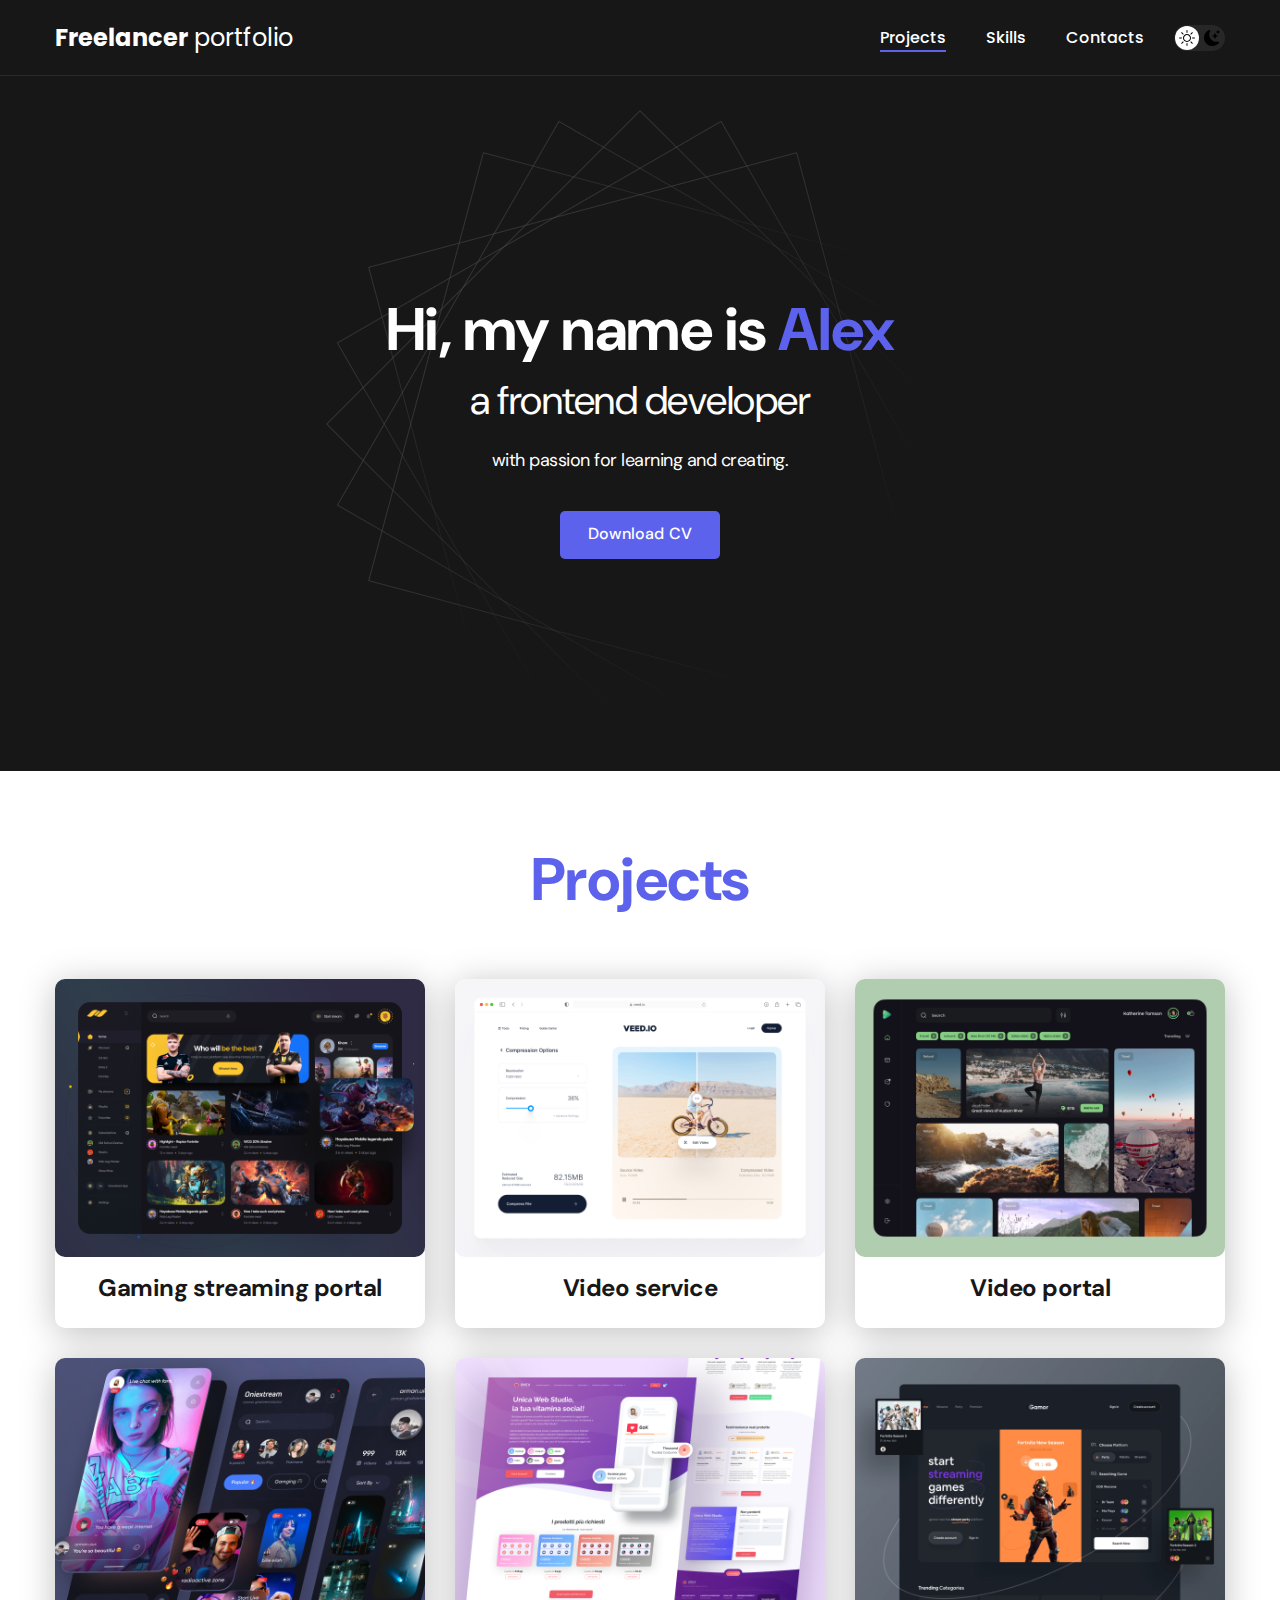
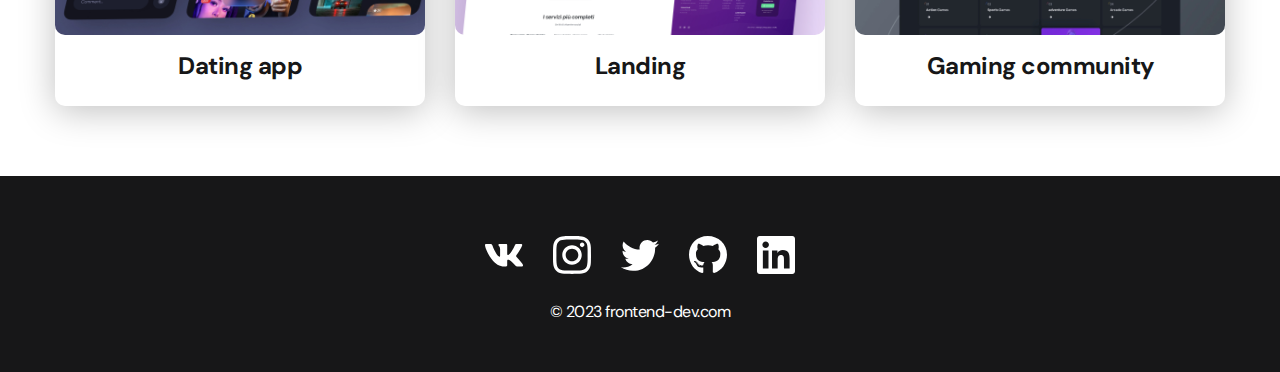
<file: app/index.html>
<!DOCTYPE html>
<html lang="en">
<head>
    <meta charset="UTF-8">
    <meta http-equiv="X-UA-Compatible" content="IE=edge">
    <meta name="viewport" content="width=device-width, initial-scale=1.0">
    <title>Freelancer portfolio</title>
    <link rel="stylesheet" href="css/style.min.css">
</head>
<body> 
    <nav class="nav">
        <div class="container">
            <div class="nav-row">
                <a class="logo" href="./index.html"><strong>Freelancer</strong> portfolio</a>
                <button class="dark-mode-btn">
                    <img src="./images/icons/Sun.svg" alt="" class="dark-mode-btn__icon">
                    <img src="./images/icons/Moon.svg" alt="" class="dark-mode-btn__icon">
                </button>
                <ul class="nav-list">
                    <li class="nav-list__item">
                        <a  class="nav-list__link nav-list__link--active" href="./index.html">Projects</a> 
                    </li>
                    <li class="nav-list__item">
                        <a  class="nav-list__link" href="./skills.html">Skills</a> 
                    </li>
                    <li class="nav-list__item">
                        <a  class="nav-list__link" href="./contacts.html">Contacts</a> 
                    </li>
                </ul>
            </div>
        </div>
    </nav>
    <header class="header">
            <div class="header__wrapper">
                <h1 class="header__title">
                <strong>Hi, my name is <em>Alex</em></strong><br>
                    a frontend developer
                </h1>
                <div class="header_text">
                    <p>with passion for learning and creating.</p>
                </div>
                <a class="btn" href="#!">Download CV</a>
            </div>
    </header>
    <main class="section section-dark">
        <div class="container">
            <h2 class="title-1">
                Projects
            </h2>
            <ul class="projects">
                <li class="project">
                    <a href="./project-page.html">
                        <img class="project__img" src="./images/01-big.jpg" alt="project-image">
                        <h3 class="project__title">
                            Gaming streaming portal
                        </h3>
                    </a>
                </li>
                <li class="project">
                    <img class="project__img" src="./images/02-big.jpg" alt="project-image">
                    <h3 class="project__title">
                        Video service
                    </h3>
                </li>
                <li class="project">
                    <a href="./project-page.html">
                        <img class="project__img" src="./images/03-big.jpg" alt="project-image">
                        <h3 class="project__title">
                            Video portal
                        </h3>
                    </a>
                </li>
                <li class="project">
                    <a href="./project-page.html">
                        <img class="project__img" src="./images/04-big.jpg" alt="project-image">
                        <h3 class="project__title">
                            Dating app
                        </h3>
                    </a>
                </li>
                <li class="project">
                    <a href="./project-page.html">
                        <img class="project__img" src="./images/05-big.jpg" alt="project-image">
                        <h3 class="project__title">
                            Landing
                        </h3>
                    </a>
                </li>
                <li class="project">
                    <a href="./project-page.html">
                        <img class="project__img" src="./images/06-big.jpg" alt="project-image">
                        <h3 class="project__title">
                            Gaming community
                        </h3>
                    </a>
                </li>
            </ul>
        </div>
    </main>
    <footer class="footer">
        <div class="container">
            <div class="footer__wrapper">
                <ul class="social">
                    <li class="social__item">
                        <a href="#!">
                            <img src="./images/icons/vk.svg" alt="vk-link">
                        </a>
                    </li>
                    <li class="social__item">
                        <a href="#!">
                            <img src="./images/icons/instagram.svg" alt="instagram-link">
                        </a>
                    </li>
                    <li class="social__item">
                        <a href="#!">
                            <img src="./images/icons/twitter.svg" alt="twitter-link">
                        </a>
                    </li>
                    <li class="social__item">
                        <a href="#!">
                            <img src="./images/icons/gitHub.svg" alt="gitHub-link">
                        </a>
                    </li>
                    <li class="social__item">
                        <a href="#!">
                            <img src="./images/icons/linkedIn.svg" alt="linkedIn-link">
                        </a>
                    </li>
                </ul>
                <div class="copyright">
                    <p>© 2023 frontend-dev.com</p>
                </div>
            </div>
        </div>
    </footer>
    <script src="js/main.min.js"></script>
</body>
</html>
</file>
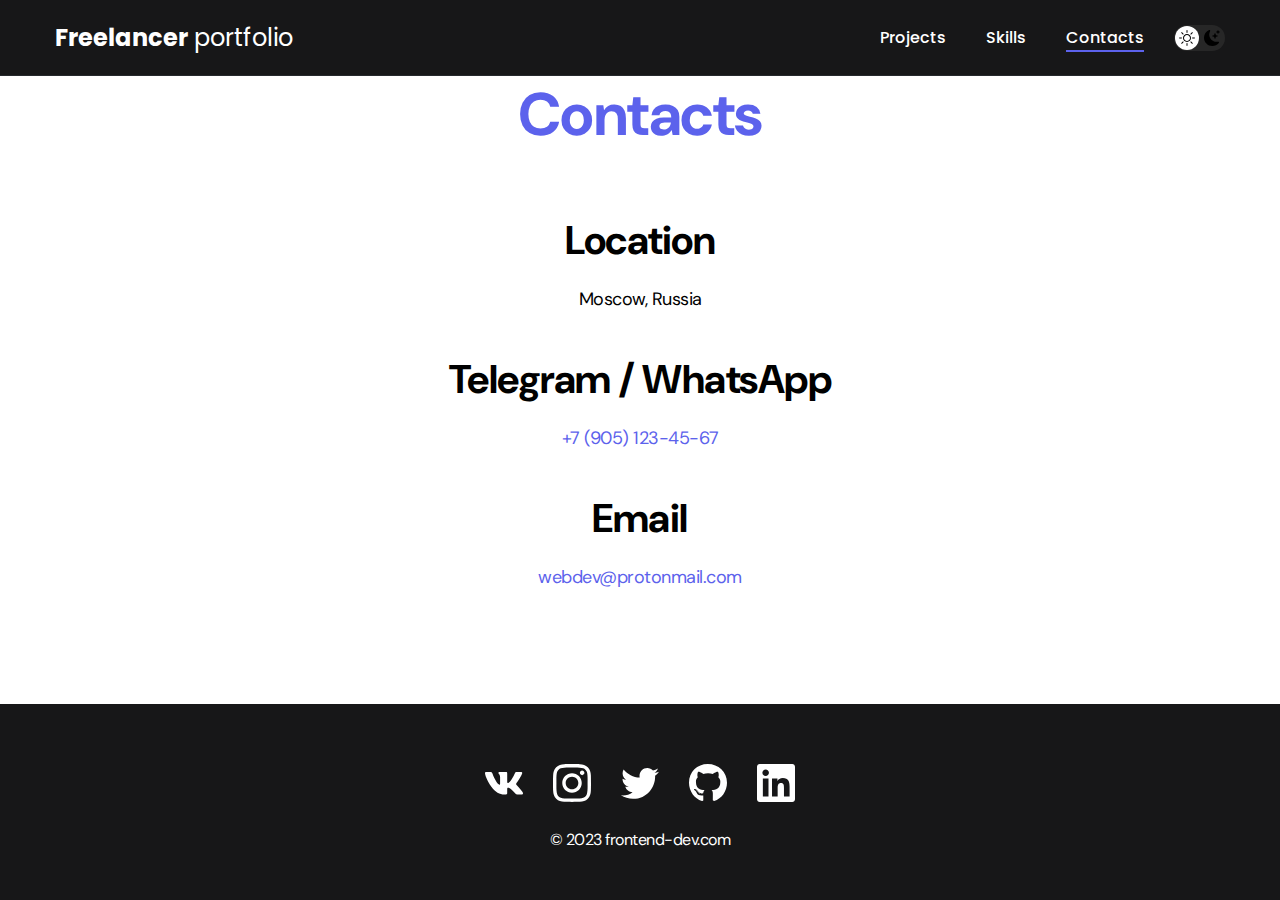
<file: contacts.html>
<!DOCTYPE html>
<html lang="en">
<head>
    <meta charset="UTF-8">
    <meta http-equiv="X-UA-Compatible" content="IE=edge">
    <meta name="viewport" content="width=device-width, initial-scale=1.0">
    <title>Freelancer portfolio</title>
    <link rel="stylesheet" href="css/style.min.css">
</head>
<body> 
    <nav class="nav">
        <div class="container">
            <div class="nav-row">
                <a class="logo" href="./index.html"><strong>Freelancer</strong> portfolio</a>
                <button class="dark-mode-btn">
                    <img src="./images/icons/Sun.svg" alt="" class="dark-mode-btn__icon">
                    <img src="./images/icons/Moon.svg" alt="" class="dark-mode-btn__icon">
                </button>
                <ul class="nav-list">
                    <li class="nav-list__item">
                        <a  class="nav-list__link" href="./index.html">Projects</a> 
                    </li>
                    <li class="nav-list__item">
                        <a  class="nav-list__link" href=./skills.html">Skills</a> 
                    </li>
                    <li class="nav-list__item">
                        <a  class="nav-list__link nav-list__link--active" href="./contacts.html">Contacts</a> 
                    </li>
                </ul>
            </div>
        </div>
    </nav>
    <main class="section">
        <div class="container">
            <h1 class="title-1">
                Contacts
            </h1>
                <ul class="content-list">
                    <li class="content-list__item">
                        <h2 class="title-2">
                            Location
                        </h2>
                        <p>Moscow, Russia</p>
                    </li>
                    <li class="content-list__item">
                        <h2 class="title-2">
                            Telegram / WhatsApp
                        </h2>
                        <p><a href="tel:+79051234567">+7 (905) 123-45-67</a></p>
                    </li>
                    <li class="content-list__item">
                        <h2 class="title-2">
                            Email
                        </h2>
                        <p><a href="mailto:webdev@protonmail.com">webdev@protonmail.com</a></p>
                    </li>
                </ul>
                
                    
        </div>
    </main>
    <footer class="footer">
        <div class="container">
            <div class="footer__wrapper">
                <ul class="social">
                    <li class="social__item">
                        <a href="#!">
                            <img src="./images/icons/vk.svg" alt="vk-link">
                        </a>
                    </li>
                    <li class="social__item">
                        <a href="#!">
                            <img src="./images/icons/instagram.svg" alt="instagram-link">
                        </a>
                    </li>
                    <li class="social__item">
                        <a href="#!">
                            <img src="./images/icons/twitter.svg" alt="twitter-link">
                        </a>
                    </li>
                    <li class="social__item">
                        <a href="#!">
                            <img src="./images/icons/gitHub.svg" alt="gitHub-link">
                        </a>
                    </li>
                    <li class="social__item">
                        <a href="#!">
                            <img src="./images/icons/linkedIn.svg" alt="linkedIn-link">
                        </a>
                    </li>
                </ul>
                <div class="copyright">
                    <p>© 2023 frontend-dev.com</p>
                </div>
            </div>
        </div>
    </footer>
    <script src="js/main.min.js"></script>
</body>
</html>
</file>
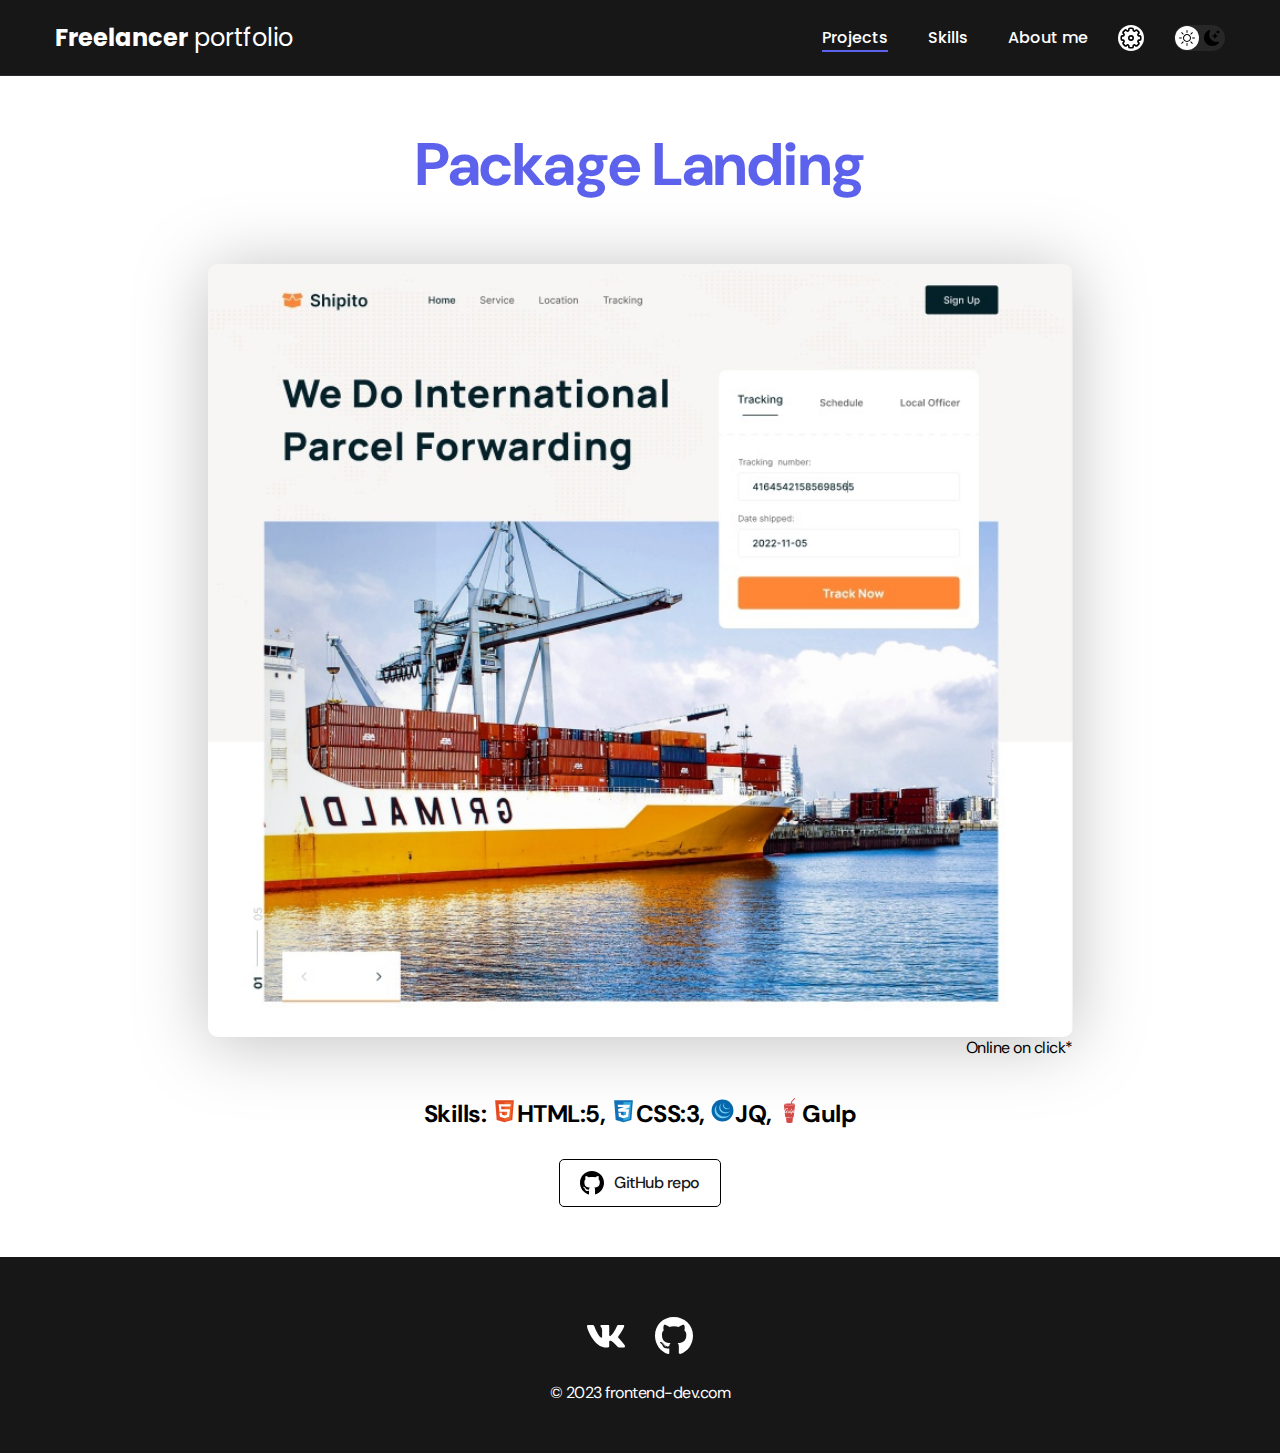
<file: project-page-2.html>
<!DOCTYPE html>
<html lang="en">
<head>
    <meta charset="UTF-8">
    <meta http-equiv="X-UA-Compatible" content="IE=edge">
    <meta name="viewport" content="width=device-width, initial-scale=1.0">
    <title>Freelancer portfolio</title>
    <link rel="stylesheet" href="css/style.min.css">
</head>
<body> 
    <nav class="nav">
        <div class="container">
            <div class="nav-row">
                <a class="logo" href="./index.html"><strong>Freelancer</strong> portfolio</a>
                <button class="dark-mode-btn">
                    <img src="./images/icons/Sun.svg" alt="" class="dark-mode-btn__icon">
                    <img src="./images/icons/Moon.svg" alt="" class="dark-mode-btn__icon">
                </button>
                <div class="setting__block">
                    <button class="setting__btn">
                        <img src="./images/icons/settings.svg" alt="" class="setting__btn-icon">
                    </button>
                    <div class="setting__choose">
                        <p class="setting__choose-text">Theme:</p>
                        <div class="setting__chooseColorBlock">
                            <div class="setting__chooseColor setting__chooseColor-1">
                                <label>Choose a color: <br>
                                <input type="color">  
                                <!-- value="#5c62ec" -->
                            </div>
                        </div>
                    </div>
                </div>
                <ul class="nav-list">
                    <li class="nav-list__item">
                        <a  class="nav-list__link nav-list__link--active" href="./index.html">Projects</a> 
                    </li>
                    <li class="nav-list__item">
                        <a  class="nav-list__link" href="./skills.html">Skills</a> 
                    </li>
                    <li class="nav-list__item">
                        <a  class="nav-list__link" href="./about-me.html">About me</a> 
                    </li>
                </ul>
            </div>
        </div>
    </nav>
    <main class="section">
        <div class="container">
            <div class="project-details">
                <h1 class="title-1">
                    Package Landing 
                </h1>
                <a class="project-details__link" href="https://ruziy.github.io/Shipito-online/">
                    <img class="project-details__cover" src="./images/08-big.jpg"style="width: 865px;" alt="">
                    <p class="project-details__info">Online on click*</p>
                </a>
                <div class="project-details__desc">
                    <p>Skills: <img style="width: 25px; height: 25px;" src="./images/icons/html-log.svg" alt="">HTML:5,
                        <img style="width: 25px; height: 25px;" src="./images/icons/css-log.svg" alt="">CSS:3,
                        <img style="width: 25px; height: 25px;" src="./images/icons/jquery-log.svg" alt="">JQ,
                        <img style="width: 25px; height: 25px;" src="./images/icons/gulp-log.svg" alt="">Gulp</p>
                </div>
                <a class="btn-outline" href="https://github.com/Ruziy/Shipito" >
                    <svg class="btn-outline__logo" width="24" height="24" viewBox="0 0 24 24" fill="none" xmlns="http://www.w3.org/2000/svg">
                        <g clip-path="url(#clip0_606_2)">
                        <path class="btn-outline__path" d="M8.02742 18.8419C8.02742 18.9387 7.91613 19.0161 7.77581 19.0161C7.61613 19.0306 7.50484 18.9532 7.50484 18.8419C7.50484 18.7452 7.61613 18.6677 7.75645 18.6677C7.90161 18.6532 8.02742 18.7306 8.02742 18.8419ZM6.52258 18.6242C6.48871 18.721 6.58548 18.8323 6.73065 18.8613C6.85645 18.9097 7.00161 18.8613 7.03064 18.7645C7.05968 18.6677 6.96774 18.5565 6.82258 18.5129C6.69677 18.479 6.55645 18.5274 6.52258 18.6242ZM8.66129 18.5419C8.52097 18.5758 8.42419 18.6677 8.43871 18.779C8.45323 18.8758 8.57903 18.9387 8.72419 18.9048C8.86452 18.871 8.96129 18.779 8.94677 18.6823C8.93226 18.5903 8.80161 18.5274 8.66129 18.5419ZM11.8452 0C5.13387 0 0 5.09516 0 11.8065C0 17.1726 3.37742 21.7645 8.20161 23.3806C8.82097 23.4919 9.03871 23.1097 9.03871 22.7952C9.03871 22.4952 9.02419 20.8403 9.02419 19.8242C9.02419 19.8242 5.6371 20.55 4.92581 18.3823C4.92581 18.3823 4.37419 16.9742 3.58065 16.6113C3.58065 16.6113 2.47258 15.8516 3.65806 15.8661C3.65806 15.8661 4.8629 15.9629 5.52581 17.1145C6.58548 18.9823 8.36129 18.4452 9.05323 18.1258C9.16452 17.3516 9.47903 16.8145 9.82742 16.4952C7.12258 16.1952 4.39355 15.8032 4.39355 11.1484C4.39355 9.81774 4.76129 9.15 5.53548 8.29839C5.40968 7.98387 4.99839 6.6871 5.66129 5.0129C6.67258 4.69839 9 6.31936 9 6.31936C9.96774 6.04839 11.0081 5.90806 12.0387 5.90806C13.0694 5.90806 14.1097 6.04839 15.0774 6.31936C15.0774 6.31936 17.4048 4.69355 18.4161 5.0129C19.079 6.69194 18.6677 7.98387 18.5419 8.29839C19.3161 9.15484 19.7903 9.82258 19.7903 11.1484C19.7903 15.8177 16.9403 16.1903 14.2355 16.4952C14.6806 16.8774 15.0581 17.6032 15.0581 18.7403C15.0581 20.371 15.0435 22.3887 15.0435 22.7855C15.0435 23.1 15.2661 23.4823 15.8806 23.371C20.7194 21.7645 24 17.1726 24 11.8065C24 5.09516 18.5565 0 11.8452 0ZM4.70323 16.6887C4.64032 16.7371 4.65484 16.8484 4.7371 16.9403C4.81452 17.0177 4.92581 17.0516 4.98871 16.9887C5.05161 16.9403 5.0371 16.829 4.95484 16.7371C4.87742 16.6597 4.76613 16.6258 4.70323 16.6887ZM4.18064 16.2968C4.14677 16.3597 4.19516 16.4371 4.29194 16.4855C4.36935 16.5339 4.46613 16.5194 4.5 16.4516C4.53387 16.3887 4.48548 16.3113 4.38871 16.2629C4.29194 16.2339 4.21452 16.2484 4.18064 16.2968ZM5.74839 18.0194C5.67097 18.0823 5.7 18.2274 5.81129 18.3194C5.92258 18.4306 6.0629 18.4452 6.12581 18.3677C6.18871 18.3048 6.15968 18.1597 6.0629 18.0677C5.95645 17.9565 5.81129 17.9419 5.74839 18.0194ZM5.19677 17.3081C5.11935 17.3565 5.11935 17.4823 5.19677 17.5935C5.27419 17.7048 5.40484 17.7532 5.46774 17.7048C5.54516 17.6419 5.54516 17.5161 5.46774 17.4048C5.4 17.2935 5.27419 17.2452 5.19677 17.3081Z" 
                        fill="black"/>
                        </g>
                        <defs>
                        <clipPath id="clip0_606_2">
                        <rect width="24" height="24" fill="white"/>
                        </clipPath>
                        </defs>
                        </svg>
                        
                    GitHub repo
                </a>
            </div>
        </div>
    </main>
    <footer class="footer">
        <div class="container">
            <div class="footer__wrapper">
                <ul class="social">
                    <li class="social__item">
                        <a href="https://vk.com/ruziy">
                            <img src="./images/icons/vk.svg" alt="vk-link">
                        </a>
                    </li>
                    <li class="social__item dn">
                        <a href="#!">
                            <img src="./images/icons/instagram.svg" alt="instagram-link">
                        </a>
                    </li>
                    <li class="social__item dn">
                        <a href="#!">
                            <img src="./images/icons/twitter.svg" alt="twitter-link">
                        </a>
                    </li>
                    <li class="social__item">
                        <a href="https://github.com/Ruziy">
                            <img src="./images/icons/gitHub.svg" alt="gitHub-link">
                        </a>
                    </li>
                    <li class="social__item dn">
                        <a href="#!">
                            <img src="./images/icons/linkedIn.svg" alt="linkedIn-link">
                        </a>
                    </li>
                </ul>
                <div class="copyright">
                    <p>© 2023 frontend-dev.com</p>
                </div>
            </div>
        </div>
    </footer>
    <script src="js/main.min.js"></script>
</body>
</html>
</file>
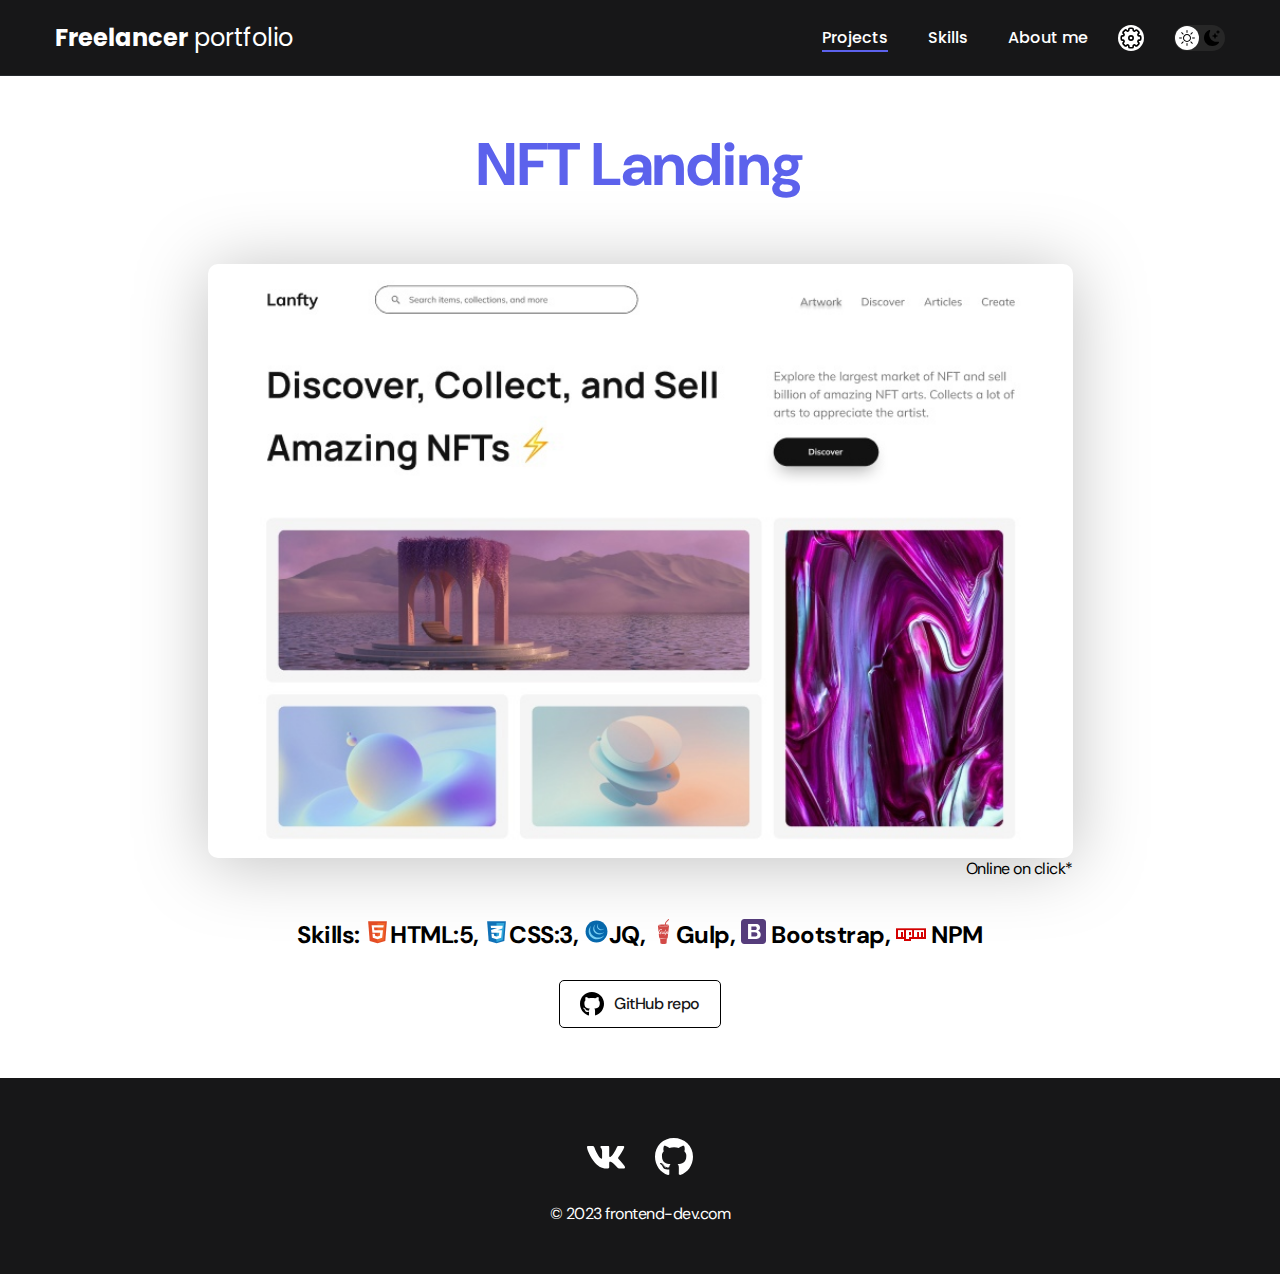
<file: project-page-3.html>
<!DOCTYPE html>
<html lang="en">
<head>
    <meta charset="UTF-8">
    <meta http-equiv="X-UA-Compatible" content="IE=edge">
    <meta name="viewport" content="width=device-width, initial-scale=1.0">
    <title>Freelancer portfolio</title>
    <link rel="stylesheet" href="css/style.min.css">
</head>
<body> 
    <nav class="nav">
        <div class="container">
            <div class="nav-row">
                <a class="logo" href="./index.html"><strong>Freelancer</strong> portfolio</a>
                <button class="dark-mode-btn">
                    <img src="./images/icons/Sun.svg" alt="" class="dark-mode-btn__icon">
                    <img src="./images/icons/Moon.svg" alt="" class="dark-mode-btn__icon">
                </button>
                <div class="setting__block">
                    <button class="setting__btn">
                        <img src="./images/icons/settings.svg" alt="" class="setting__btn-icon">
                    </button>
                    <div class="setting__choose">
                        <p class="setting__choose-text">Theme:</p>
                        <div class="setting__chooseColorBlock">
                            <div class="setting__chooseColor setting__chooseColor-1">
                                <label>Choose a color: <br>
                                <input type="color">  
                                <!-- value="#5c62ec" -->
                            </div>
                        </div>
                    </div>
                </div>
                <ul class="nav-list">
                    <li class="nav-list__item">
                        <a  class="nav-list__link nav-list__link--active" href="./index.html">Projects</a> 
                    </li>
                    <li class="nav-list__item">
                        <a  class="nav-list__link" href="./skills.html">Skills</a> 
                    </li>
                    <li class="nav-list__item">
                        <a  class="nav-list__link" href="./about-me.html">About me</a> 
                    </li>
                </ul>
            </div>
        </div>
    </nav>
    <main class="section">
        <div class="container">
            <div class="project-details">
                <h1 class="title-1">
                    NFT Landing
                </h1>
                <a class="project-details__link" href="https://ruziy.github.io/Lantfy-online/">
                    <img class="project-details__cover" src="./images/10-big.jpg"style="width: 865px;" alt="">
                    <p class="project-details__info">Online on click*</p>
                </a>
                <div class="project-details__desc">
                    Skills: <img style="width: 25px; height: 25px;" src="./images/icons/html-log.svg" alt="">HTML:5,
                        <img style="width: 25px; height: 25px;" src="./images/icons/css-log.svg" alt="">CSS:3,
                        <img style="width: 25px; height: 25px;" src="./images/icons/jquery-log.svg" alt="">JQ,
                        <img style="width: 25px; height: 25px;" src="./images/icons/gulp-log.svg" alt="">Gulp,
                        <img style="width: 25px; height: 25px;" src="./images/icons/bootstrap-log.svg" alt=""> Bootstrap,
                        <img style="width: 30px; height: 30px;" src="./images/icons/npm-log.png" alt=""> NPM 
                    </p>
                </div>
                <a class="btn-outline" href="https://github.com/Ruziy/Lantfy-online" >
                    <svg class="btn-outline__logo" width="24" height="24" viewBox="0 0 24 24" fill="none" xmlns="http://www.w3.org/2000/svg">
                        <g clip-path="url(#clip0_606_2)">
                        <path class="btn-outline__path" d="M8.02742 18.8419C8.02742 18.9387 7.91613 19.0161 7.77581 19.0161C7.61613 19.0306 7.50484 18.9532 7.50484 18.8419C7.50484 18.7452 7.61613 18.6677 7.75645 18.6677C7.90161 18.6532 8.02742 18.7306 8.02742 18.8419ZM6.52258 18.6242C6.48871 18.721 6.58548 18.8323 6.73065 18.8613C6.85645 18.9097 7.00161 18.8613 7.03064 18.7645C7.05968 18.6677 6.96774 18.5565 6.82258 18.5129C6.69677 18.479 6.55645 18.5274 6.52258 18.6242ZM8.66129 18.5419C8.52097 18.5758 8.42419 18.6677 8.43871 18.779C8.45323 18.8758 8.57903 18.9387 8.72419 18.9048C8.86452 18.871 8.96129 18.779 8.94677 18.6823C8.93226 18.5903 8.80161 18.5274 8.66129 18.5419ZM11.8452 0C5.13387 0 0 5.09516 0 11.8065C0 17.1726 3.37742 21.7645 8.20161 23.3806C8.82097 23.4919 9.03871 23.1097 9.03871 22.7952C9.03871 22.4952 9.02419 20.8403 9.02419 19.8242C9.02419 19.8242 5.6371 20.55 4.92581 18.3823C4.92581 18.3823 4.37419 16.9742 3.58065 16.6113C3.58065 16.6113 2.47258 15.8516 3.65806 15.8661C3.65806 15.8661 4.8629 15.9629 5.52581 17.1145C6.58548 18.9823 8.36129 18.4452 9.05323 18.1258C9.16452 17.3516 9.47903 16.8145 9.82742 16.4952C7.12258 16.1952 4.39355 15.8032 4.39355 11.1484C4.39355 9.81774 4.76129 9.15 5.53548 8.29839C5.40968 7.98387 4.99839 6.6871 5.66129 5.0129C6.67258 4.69839 9 6.31936 9 6.31936C9.96774 6.04839 11.0081 5.90806 12.0387 5.90806C13.0694 5.90806 14.1097 6.04839 15.0774 6.31936C15.0774 6.31936 17.4048 4.69355 18.4161 5.0129C19.079 6.69194 18.6677 7.98387 18.5419 8.29839C19.3161 9.15484 19.7903 9.82258 19.7903 11.1484C19.7903 15.8177 16.9403 16.1903 14.2355 16.4952C14.6806 16.8774 15.0581 17.6032 15.0581 18.7403C15.0581 20.371 15.0435 22.3887 15.0435 22.7855C15.0435 23.1 15.2661 23.4823 15.8806 23.371C20.7194 21.7645 24 17.1726 24 11.8065C24 5.09516 18.5565 0 11.8452 0ZM4.70323 16.6887C4.64032 16.7371 4.65484 16.8484 4.7371 16.9403C4.81452 17.0177 4.92581 17.0516 4.98871 16.9887C5.05161 16.9403 5.0371 16.829 4.95484 16.7371C4.87742 16.6597 4.76613 16.6258 4.70323 16.6887ZM4.18064 16.2968C4.14677 16.3597 4.19516 16.4371 4.29194 16.4855C4.36935 16.5339 4.46613 16.5194 4.5 16.4516C4.53387 16.3887 4.48548 16.3113 4.38871 16.2629C4.29194 16.2339 4.21452 16.2484 4.18064 16.2968ZM5.74839 18.0194C5.67097 18.0823 5.7 18.2274 5.81129 18.3194C5.92258 18.4306 6.0629 18.4452 6.12581 18.3677C6.18871 18.3048 6.15968 18.1597 6.0629 18.0677C5.95645 17.9565 5.81129 17.9419 5.74839 18.0194ZM5.19677 17.3081C5.11935 17.3565 5.11935 17.4823 5.19677 17.5935C5.27419 17.7048 5.40484 17.7532 5.46774 17.7048C5.54516 17.6419 5.54516 17.5161 5.46774 17.4048C5.4 17.2935 5.27419 17.2452 5.19677 17.3081Z" 
                        fill="black"/>
                        </g>
                        <defs>
                        <clipPath id="clip0_606_2">
                        <rect width="24" height="24" fill="white"/>
                        </clipPath>
                        </defs>
                        </svg>
                        
                    GitHub repo
                </a>
            </div>
        </div>
    </main>
    <footer class="footer">
        <div class="container">
            <div class="footer__wrapper">
                <ul class="social">
                    <li class="social__item">
                        <a href="https://vk.com/ruziy">
                            <img src="./images/icons/vk.svg" alt="vk-link">
                        </a>
                    </li>
                    <li class="social__item dn">
                        <a href="#!">
                            <img src="./images/icons/instagram.svg" alt="instagram-link">
                        </a>
                    </li>
                    <li class="social__item dn">
                        <a href="#!">
                            <img src="./images/icons/twitter.svg" alt="twitter-link">
                        </a>
                    </li>
                    <li class="social__item">
                        <a href="https://github.com/Ruziy">
                            <img src="./images/icons/gitHub.svg" alt="gitHub-link">
                        </a>
                    </li>
                    <li class="social__item dn">
                        <a href="#!">
                            <img src="./images/icons/linkedIn.svg" alt="linkedIn-link">
                        </a>
                    </li>
                </ul>
                <div class="copyright">
                    <p>© 2023 frontend-dev.com</p>
                </div>
            </div>
        </div>
    </footer>
    <script src="js/main.min.js"></script>
</body>
</html>
</file>
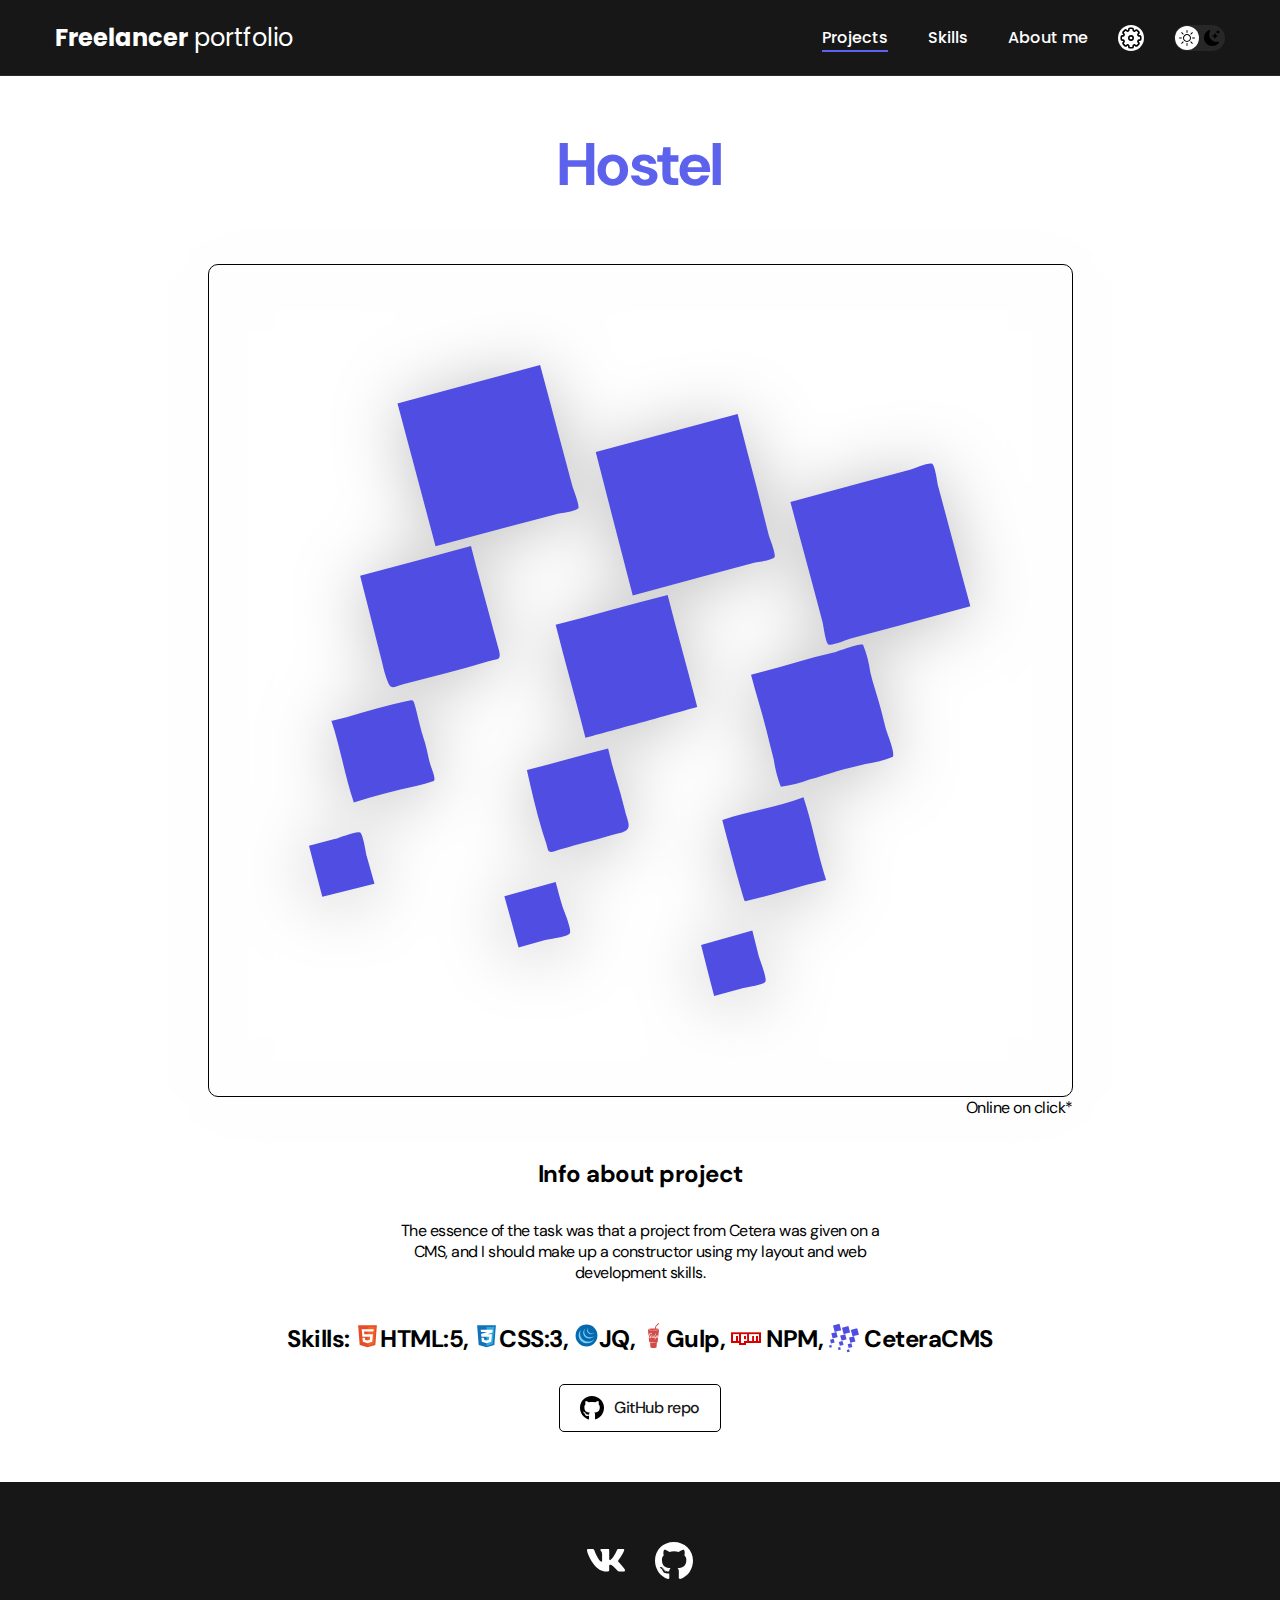
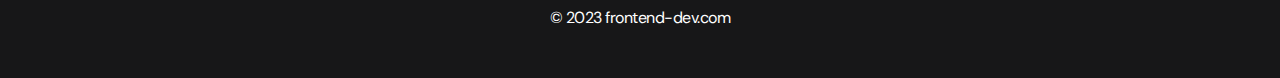
<file: project-page-4.html>
<!DOCTYPE html>
<html lang="en">
<head>
    <meta charset="UTF-8">
    <meta http-equiv="X-UA-Compatible" content="IE=edge">
    <meta name="viewport" content="width=device-width, initial-scale=1.0">
    <title>Freelancer portfolio</title>
    <link rel="stylesheet" href="css/style.min.css">
</head>
<body> 
    <nav class="nav">
        <div class="container">
            <div class="nav-row">
                <a class="logo" href="./index.html"><strong>Freelancer</strong> portfolio</a>
                <button class="dark-mode-btn">
                    <img src="./images/icons/Sun.svg" alt="" class="dark-mode-btn__icon">
                    <img src="./images/icons/Moon.svg" alt="" class="dark-mode-btn__icon">
                </button>
                <div class="setting__block">
                    <button class="setting__btn">
                        <img src="./images/icons/settings.svg" alt="" class="setting__btn-icon">
                    </button>
                    <div class="setting__choose">
                        <p class="setting__choose-text">Theme:</p>
                        <div class="setting__chooseColorBlock">
                            <div class="setting__chooseColor setting__chooseColor-1">
                                <label>Choose a color: <br>
                                <input type="color">  
                                <!-- value="#5c62ec" -->
                            </div>
                        </div>
                    </div>
                </div>
                <ul class="nav-list">
                    <li class="nav-list__item">
                        <a  class="nav-list__link nav-list__link--active" href="./index.html">Projects</a> 
                    </li>
                    <li class="nav-list__item">
                        <a  class="nav-list__link" href="./skills.html">Skills</a> 
                    </li>
                    <li class="nav-list__item">
                        <a  class="nav-list__link" href="./about-me.html">About me</a> 
                    </li>
                </ul>
            </div>
        </div>
    </nav>
    <main class="section">
        <div class="container">
            <div class="project-details">
                <h1 class="title-1">
                    Hostel
                </h1>
                <a class="project-details__link" href="https://ruziy.github.io/Hostel_For_Cetera/">
                    <img class="project-details__cover project-details__cover-Cetera" src="./images/icons/cetera.svg"
                    style="width: 865px; padding: 100px;" alt="">
                    <p class="project-details__info">Online on click*</p>
                </a>
                <div class="project-details__textBlock">
                    <h3 class="project-details__title">
                        Info about project
                    </h3>
                    <p class="project-details__text">
                        The essence of the task was that a project from Cetera was given on a CMS, and I should make up a constructor using my layout and web development skills.
                    </p>
                </div>
                <div class="project-details__desc">
                    Skills: <img style="width: 25px; height: 25px;" src="./images/icons/html-log.svg" alt="">HTML:5,
                        <img style="width: 25px; height: 25px;" src="./images/icons/css-log.svg" alt="">CSS:3,
                        <img style="width: 25px; height: 25px;" src="./images/icons/jquery-log.svg" alt="">JQ,
                        <img style="width: 25px; height: 25px;" src="./images/icons/gulp-log.svg" alt="">Gulp,
                        <img style="width: 30px; height: 30px;" src="./images/icons/npm-log.png" alt=""> NPM,
                        <img style="width: 30px; height: 30px;" src="./images/icons/cetera.svg" alt=""> CeteraCMS
                    </p>
                </div>
                <a class="btn-outline" href="https://github.com/Ruziy/Hostel_For_Cetera" >
                    <svg class="btn-outline__logo" width="24" height="24" viewBox="0 0 24 24" fill="none" xmlns="http://www.w3.org/2000/svg">
                        <g clip-path="url(#clip0_606_2)">
                        <path class="btn-outline__path" d="M8.02742 18.8419C8.02742 18.9387 7.91613 19.0161 7.77581 19.0161C7.61613 19.0306 7.50484 18.9532 7.50484 18.8419C7.50484 18.7452 7.61613 18.6677 7.75645 18.6677C7.90161 18.6532 8.02742 18.7306 8.02742 18.8419ZM6.52258 18.6242C6.48871 18.721 6.58548 18.8323 6.73065 18.8613C6.85645 18.9097 7.00161 18.8613 7.03064 18.7645C7.05968 18.6677 6.96774 18.5565 6.82258 18.5129C6.69677 18.479 6.55645 18.5274 6.52258 18.6242ZM8.66129 18.5419C8.52097 18.5758 8.42419 18.6677 8.43871 18.779C8.45323 18.8758 8.57903 18.9387 8.72419 18.9048C8.86452 18.871 8.96129 18.779 8.94677 18.6823C8.93226 18.5903 8.80161 18.5274 8.66129 18.5419ZM11.8452 0C5.13387 0 0 5.09516 0 11.8065C0 17.1726 3.37742 21.7645 8.20161 23.3806C8.82097 23.4919 9.03871 23.1097 9.03871 22.7952C9.03871 22.4952 9.02419 20.8403 9.02419 19.8242C9.02419 19.8242 5.6371 20.55 4.92581 18.3823C4.92581 18.3823 4.37419 16.9742 3.58065 16.6113C3.58065 16.6113 2.47258 15.8516 3.65806 15.8661C3.65806 15.8661 4.8629 15.9629 5.52581 17.1145C6.58548 18.9823 8.36129 18.4452 9.05323 18.1258C9.16452 17.3516 9.47903 16.8145 9.82742 16.4952C7.12258 16.1952 4.39355 15.8032 4.39355 11.1484C4.39355 9.81774 4.76129 9.15 5.53548 8.29839C5.40968 7.98387 4.99839 6.6871 5.66129 5.0129C6.67258 4.69839 9 6.31936 9 6.31936C9.96774 6.04839 11.0081 5.90806 12.0387 5.90806C13.0694 5.90806 14.1097 6.04839 15.0774 6.31936C15.0774 6.31936 17.4048 4.69355 18.4161 5.0129C19.079 6.69194 18.6677 7.98387 18.5419 8.29839C19.3161 9.15484 19.7903 9.82258 19.7903 11.1484C19.7903 15.8177 16.9403 16.1903 14.2355 16.4952C14.6806 16.8774 15.0581 17.6032 15.0581 18.7403C15.0581 20.371 15.0435 22.3887 15.0435 22.7855C15.0435 23.1 15.2661 23.4823 15.8806 23.371C20.7194 21.7645 24 17.1726 24 11.8065C24 5.09516 18.5565 0 11.8452 0ZM4.70323 16.6887C4.64032 16.7371 4.65484 16.8484 4.7371 16.9403C4.81452 17.0177 4.92581 17.0516 4.98871 16.9887C5.05161 16.9403 5.0371 16.829 4.95484 16.7371C4.87742 16.6597 4.76613 16.6258 4.70323 16.6887ZM4.18064 16.2968C4.14677 16.3597 4.19516 16.4371 4.29194 16.4855C4.36935 16.5339 4.46613 16.5194 4.5 16.4516C4.53387 16.3887 4.48548 16.3113 4.38871 16.2629C4.29194 16.2339 4.21452 16.2484 4.18064 16.2968ZM5.74839 18.0194C5.67097 18.0823 5.7 18.2274 5.81129 18.3194C5.92258 18.4306 6.0629 18.4452 6.12581 18.3677C6.18871 18.3048 6.15968 18.1597 6.0629 18.0677C5.95645 17.9565 5.81129 17.9419 5.74839 18.0194ZM5.19677 17.3081C5.11935 17.3565 5.11935 17.4823 5.19677 17.5935C5.27419 17.7048 5.40484 17.7532 5.46774 17.7048C5.54516 17.6419 5.54516 17.5161 5.46774 17.4048C5.4 17.2935 5.27419 17.2452 5.19677 17.3081Z" 
                        fill="black"/>
                        </g>
                        <defs>
                        <clipPath id="clip0_606_2">
                        <rect width="24" height="24" fill="white"/>
                        </clipPath>
                        </defs>
                        </svg>
                        
                    GitHub repo
                </a>
            </div>
        </div>
    </main>
    <footer class="footer">
        <div class="container">
            <div class="footer__wrapper">
                <ul class="social">
                    <li class="social__item">
                        <a href="https://vk.com/ruziy">
                            <img src="./images/icons/vk.svg" alt="vk-link">
                        </a>
                    </li>
                    <li class="social__item dn">
                        <a href="#!">
                            <img src="./images/icons/instagram.svg" alt="instagram-link">
                        </a>
                    </li>
                    <li class="social__item dn">
                        <a href="#!">
                            <img src="./images/icons/twitter.svg" alt="twitter-link">
                        </a>
                    </li>
                    <li class="social__item">
                        <a href="https://github.com/Ruziy">
                            <img src="./images/icons/gitHub.svg" alt="gitHub-link">
                        </a>
                    </li>
                    <li class="social__item dn">
                        <a href="#!">
                            <img src="./images/icons/linkedIn.svg" alt="linkedIn-link">
                        </a>
                    </li>
                </ul>
                <div class="copyright">
                    <p>© 2023 frontend-dev.com</p>
                </div>
            </div>
        </div>
    </footer>
    <script src="js/main.min.js"></script>
</body>
</html>
</file>
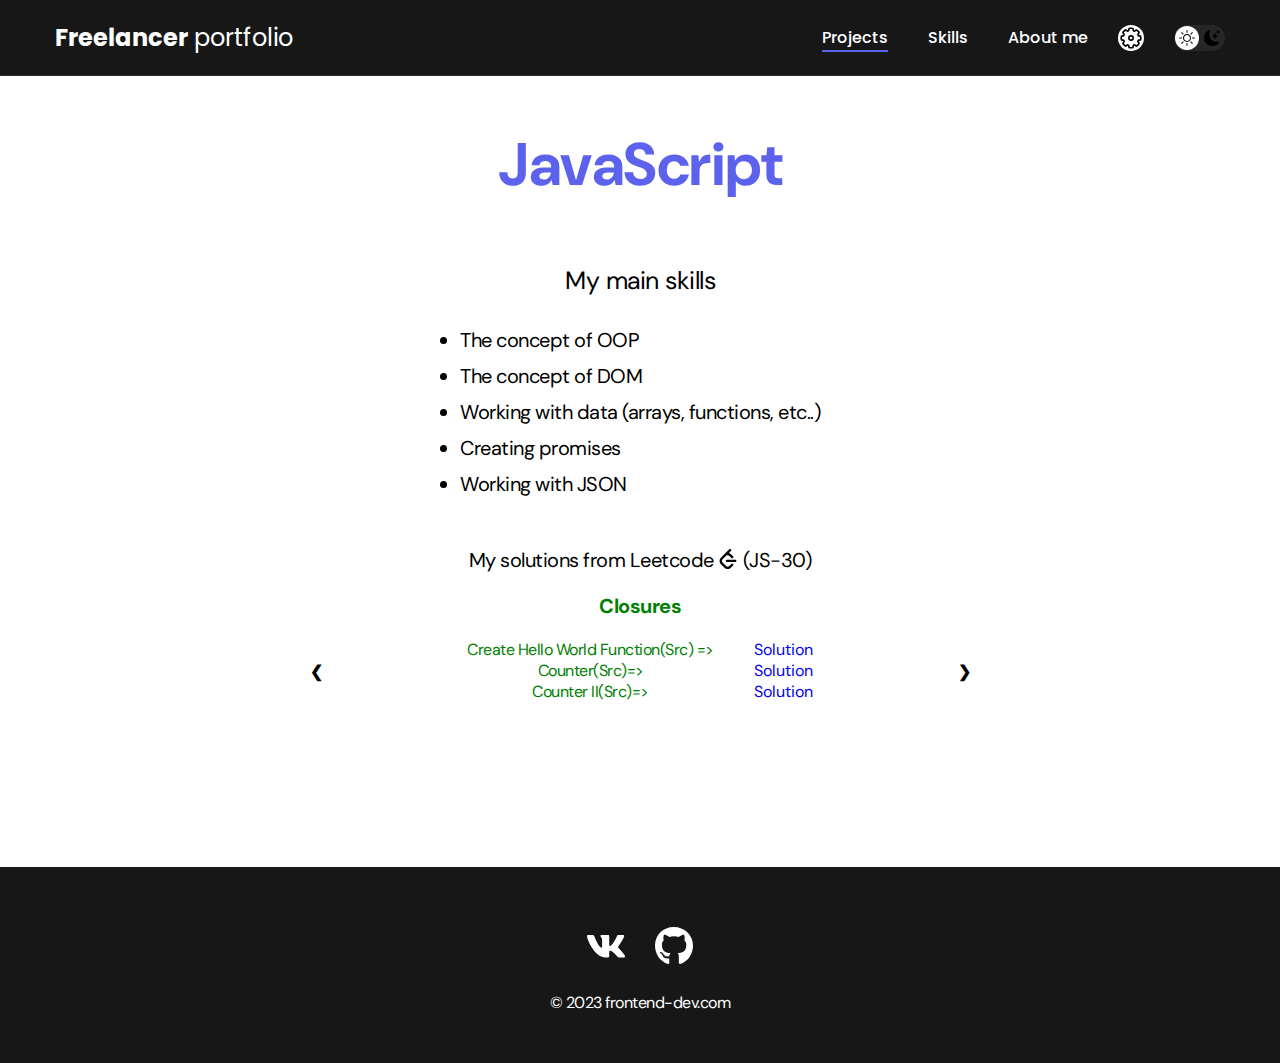
<file: project-page-javascript.html>
<!DOCTYPE html>
<html lang="en">

<head>
    <meta charset="UTF-8">
    <meta http-equiv="X-UA-Compatible" content="IE=edge">
    <meta name="viewport" content="width=device-width, initial-scale=1.0">
    <title>Freelancer portfolio</title>
    <link rel="stylesheet" href="css/style.min.css">
</head>

<body>
    <nav class="nav">
        <div class="container">
            <div class="nav-row">
                <a class="logo" href="./index.html"><strong>Freelancer</strong> portfolio</a>
                <button class="dark-mode-btn">
                    <img src="./images/icons/Sun.svg" alt="" class="dark-mode-btn__icon">
                    <img src="./images/icons/Moon.svg" alt="" class="dark-mode-btn__icon">
                </button>
                <div class="setting__block">
                    <button class="setting__btn">
                        <img src="./images/icons/settings.svg" alt="" class="setting__btn-icon">
                    </button>
                    <div class="setting__choose">
                        <p class="setting__choose-text">Theme:</p>
                        <div class="setting__chooseColorBlock">
                            <div class="setting__chooseColor setting__chooseColor-1">
                                <label>Choose a color: <br>
                                    <input type="color">
                                    <!-- value="#5c62ec" -->
                            </div>
                        </div>
                    </div>
                </div>
                <ul class="nav-list">
                    <li class="nav-list__item">
                        <a class="nav-list__link nav-list__link--active" href="./index.html">Projects</a>
                    </li>
                    <li class="nav-list__item">
                        <a class="nav-list__link" href="./skills.html">Skills</a>
                    </li>
                    <li class="nav-list__item">
                        <a class="nav-list__link" href="./about-me.html">About me</a>
                    </li>
                </ul>
            </div>
        </div>
    </nav>
    <main class="section">
        <div class="container">
            <div class="project-details">
                <h1 class="title-1">
                    JavaScript
                </h1>
                <p class="project-skills">My main skills</p>
                <ul class="project-items">
                    <li class="project-item">
                        The concept of OOP
                    </li>
                    <li class="project-item">The concept of DOM</li>
                    <li class="project-item">
                        Working with data (arrays, functions, etc..)
                    </li>
                    <li class="project-item">
                        Creating promises
                    </li>
                    <li class="project-item">
                        Working with JSON
                    </li>
                </ul>
                <!-- Основной блок слайдера -->
                <div class="slider">
                    <h3 class="slider__title">
                        My solutions from Leetcode <img style="width: 20px; height: 20px; margin-top: 2px;" src="images/icons/leetcode-logo.svg" alt=""> (JS-30) <br>
                    </h3>

                    <div class="slider__item">
                        <h3 class="slider__title">
                            <span class="slider__title-js">Closures</span> 
                        </h3>
                        <div class="slider__inner">
                            <ul class="slider__items">
                                <li>
                                    <a class="slider__link-js" href="https://leetcode.com/problems/create-hello-world-function/?utm_campaign=PostD1&utm_medium=Post&utm_source=Post&gio_link_id=QPDw0kJR" class="">
                                        Create Hello World Function(Src)  <span>=></span>
                                    </a>
                                </li>
                                <li>
                                    <a class="slider__link-js" href="https://leetcode.com/problems/counter/?utm_campaign=PostD2&utm_medium=Post&utm_source=Post&gio_link_id=xogkVqBo" class="">
                                        Counter(Src)<span>=></span>
                                    </a>
                                </li>
                                <li>
                                    <a class="slider__link-js" href="https://leetcode.com/problems/counter-ii/?utm_campaign=PostD3&utm_medium=Post&utm_source=Post&gio_link_id=xRxVYOXo" class="">
                                        Counter II(Src)<span>=></span>
                                    </a>
                                </li>
                            </ul>
                            <ul class="slider__items">
                                <li>
                                    <button class="slider__btn-1">
                                        <a href="#!" class="slider__solution slider__solution-1">
                                            Solution <span>first task</span>
                                        </a>
                                    </button>
                                    <div class="solution__img solution__img-1" style="background-image: url(../images/mH_xWckUmws.jpg);">
                                    </div>
                                </li>
                                <li>
                                    <button class="slider__btn-2">
                                        <a href="#!" class="slider__solution slider__solution-2">
                                            Solution <span>second task</span>
                                        </a>
                                    </button>
                                    <div class="solution__img solution__img-2" style="background-image: url(../images/W4zqGdIDyDg.jpg);">
                                    </div>
                                </li>
                                <li>
                                    <button class="slider__btn-3">
                                        <a href="#!" class="slider__solution slider__solution-3">
                                            Solution <span>third task</span>
                                        </a>
                                    </button>
                                    <div class="solution__img solution__img-3" style="background-image: url(../images/OFLP5Z7vEFs.jpg);">
                                    </div>
                                </li>
                            </ul>
                        </div>
                    </div>

                    <div class="slider__item">
                        <h3 class="slider__title">
                            <span class="slider__title-js">Basic Array Transforms</span>
                        </h3>
                        <div class="slider__inner">
                            <ul class="slider__items">
                                <li>
                                    <a class="slider__link-js"  href="https://leetcode.com/problems/apply-transform-over-each-element-in-array/?utm_campaign=PostD4&utm_medium=Post&utm_source=Post&gio_link_id=noqbNOv9" class="">
                                        Apply Transform Over Each Element in Array(Src) <span>=></span>
                                    </a>
                                </li>
                                <li>
                                    <a class="slider__link-js"  href="https://leetcode.com/problems/filter-elements-from-array/?utm_campaign=PostD5&utm_medium=Post&utm_source=Post&gio_link_id=a9a5VZr9" class="">
                                        Filter Elements from Array(Src)<span>=></span>
                                    </a>
                                </li>
                                <li>
                                    <a class="slider__link-js"  href="https://leetcode.com/problems/array-reduce-transformation/?utm_campaign=PostD6&utm_medium=Post&utm_source=Post&gio_link_id=nPN45jD9" class="">
                                        Array Reduce Transformation(Src)<span>=></span>
                                    </a>
                                </li>
                            </ul>
                            <ul class="slider__items">
                                <li>
                                    <button class="slider__btn-6">
                                        <a href="#!" class="slider__solution slider__solution-6">
                                            Solution <span>first task</span>
                                        </a>
                                    </button>
                                    <div class="solution__img solution__img-6" style="background-image: url(../images/hzyh65JB9wM.jpg); height: 80px;">
                                    </div>
                                </li>
                                <li>
                                    <button class="slider__btn-7">
                                        <a href="#!" class="slider__solution slider__solution-7">
                                            Solution <span>second task</span>
                                        </a>
                                    </button>
                                    <div class="solution__img solution__img-7" style="background-image: url(../images/09EoIK0PGB0.jpg); height: 80px;">
                                    </div>
                                </li>
                                <li>
                                    <button class="slider__btn-8">
                                        <a href="#!" class="slider__solution slider__solution-8">
                                            Solution <span>third task</span>
                                        </a>
                                    </button>
                                    <div class="solution__img solution__img-8" style="background-image: url(../images/pigZSJzeq3k.jpg); background-size: cover;height: 150px;">
                                    </div>
                                </li>
                            </ul>
                        </div>
                    </div>
                    <div class="slider__item">
                        <h3 class="slider__title">
                            <span class="slider__title-js">Function input and Output</span>
                        </h3>
                        <div class="slider__inner">
                            <ul class="slider__items">
                                <li>
                                    <a class="slider__link-js"  href="https://leetcode.com/problems/function-composition/?utm_campaign=PostD7&utm_medium=Post&utm_source=Post&gio_link_id=4PY7wZM9" class="">
                                        Function Composition(Src) <span>=></span>
                                    </a>
                                </li>
                                <li>
                                    <a class="slider__link-js"  href="https://leetcode.com/problems/allow-one-function-call/?utm_campaign=PostD8&utm_medium=Post&utm_source=Post&gio_link_id=a9By01Oo" class="">
                                        Allow One Function Call(Src)<span>=></span>
                                    </a>
                                </li>
                                <li>
                                    <a class="slider__link-js"  href="https://leetcode.com/problems/memoize/?utm_campaign=PostD9&utm_medium=Post&utm_source=Post&gio_link_id=nRbADVd9" class="">
                                        Memoize(Src)<span>=></span>
                                    </a>
                                </li>
                            </ul>
                            <ul class="slider__items">
                                <li>
                                    <button class="slider__btn-6">
                                        <a href="#!" class="slider__solution slider__solution-6">
                                            Solution <span>first task</span>
                                        </a>
                                    </button>
                                    <div class="solution__img solution__img-6" style="background-image: url(../images/hzyh65JB9wM.jpg); height: 80px;">
                                    </div>
                                </li>
                                <li>
                                    <button class="slider__btn-7">
                                        <a href="#!" class="slider__solution slider__solution-7">
                                            Solution <span>second task</span>
                                        </a>
                                    </button>
                                    <div class="solution__img solution__img-7" style="background-image: url(../images/09EoIK0PGB0.jpg); height: 80px;">
                                    </div>
                                </li>
                                <li>
                                    <button class="slider__btn-8">
                                        <a href="#!" class="slider__solution slider__solution-8">
                                            Solution <span>third task</span>
                                        </a>
                                    </button>
                                    <div class="solution__img solution__img-8" style="background-image: url(../images/pigZSJzeq3k.jpg); background-size: cover;height: 150px;">
                                    </div>
                                </li>
                            </ul>
                        </div>
                    </div>

                    <div class="slider__item">
                        <h3 class="slider__title">
                            <span class="slider__title-js">Promise</span>
                        </h3>
                        <div class="slider__inner">
                            <ul class="slider__items">
                                <li>
                                    <a class="slider__link-js"  href="https://leetcode.com/problems/sleep/?utm_campaign=PostD11&utm_medium=Post&utm_source=Post&gio_link_id=5Rp2Wmzo" class="">
                                        Sleep(Src) <span>=></span>
                                    </a>
                                </li>
                                <li>
                                    <a class="slider__link-js"  href="https://leetcode.com/problems/promise-time-limit/?utm_campaign=PostD12&utm_medium=Post&utm_source=Post&gio_link_id=nombN5Z9" class="">
                                        Promise Time Limit(Src)<span>=></span>
                                    </a>
                                </li>
                            </ul>
                            <ul class="slider__items">
                                <li>
                                    <button class="slider__btn-6">
                                        <a href="#!" class="slider__solution slider__solution-6">
                                            Solution <span>first task</span>
                                        </a>
                                    </button>
                                    <div class="solution__img solution__img-6" style="background-image: url(../images/hzyh65JB9wM.jpg); height: 80px;">
                                    </div>
                                </li>
                                <li>
                                    <button class="slider__btn-7">
                                        <a href="#!" class="slider__solution slider__solution-7">
                                            Solution <span>second task</span>
                                        </a>
                                    </button>
                                    <div class="solution__img solution__img-7" style="background-image: url(../images/09EoIK0PGB0.jpg); height: 80px;">
                                    </div>
                                </li>
                            </ul>
                        </div>
                    </div>
                    <!-- Кнопки-стрелочки -->
                    <a class="previous" onclick="previousSlide()">&#10094;</a>
                    <a class="next" onclick="nextSlide()">&#10095;</a>
                </div>
            </div>
        </div>
        </div>
    </main>
    <footer class="footer">
        <div class="container">
            <div class="footer__wrapper">
                <ul class="social">
                    <li class="social__item">
                        <a href="https://vk.com/ruziy">
                            <img src="./images/icons/vk.svg" alt="vk-link">
                        </a>
                    </li>
                    <li class="social__item dn">
                        <a href="#!">
                            <img src="./images/icons/instagram.svg" alt="instagram-link">
                        </a>
                    </li>
                    <li class="social__item dn">
                        <a href="#!">
                            <img src="./images/icons/twitter.svg" alt="twitter-link">
                        </a>
                    </li>
                    <li class="social__item">
                        <a href="https://github.com/Ruziy">
                            <img src="./images/icons/gitHub.svg" alt="gitHub-link">
                        </a>
                    </li>
                    <li class="social__item dn">
                        <a href="#!">
                            <img src="./images/icons/linkedIn.svg" alt="linkedIn-link">
                        </a>
                    </li>
                </ul>
                <div class="copyright">
                    <p>© 2023 frontend-dev.com</p>
                </div>
            </div>
        </div>
    </footer>
    <script src="js/main.min.js"></script>
</body>

</html>
</file>
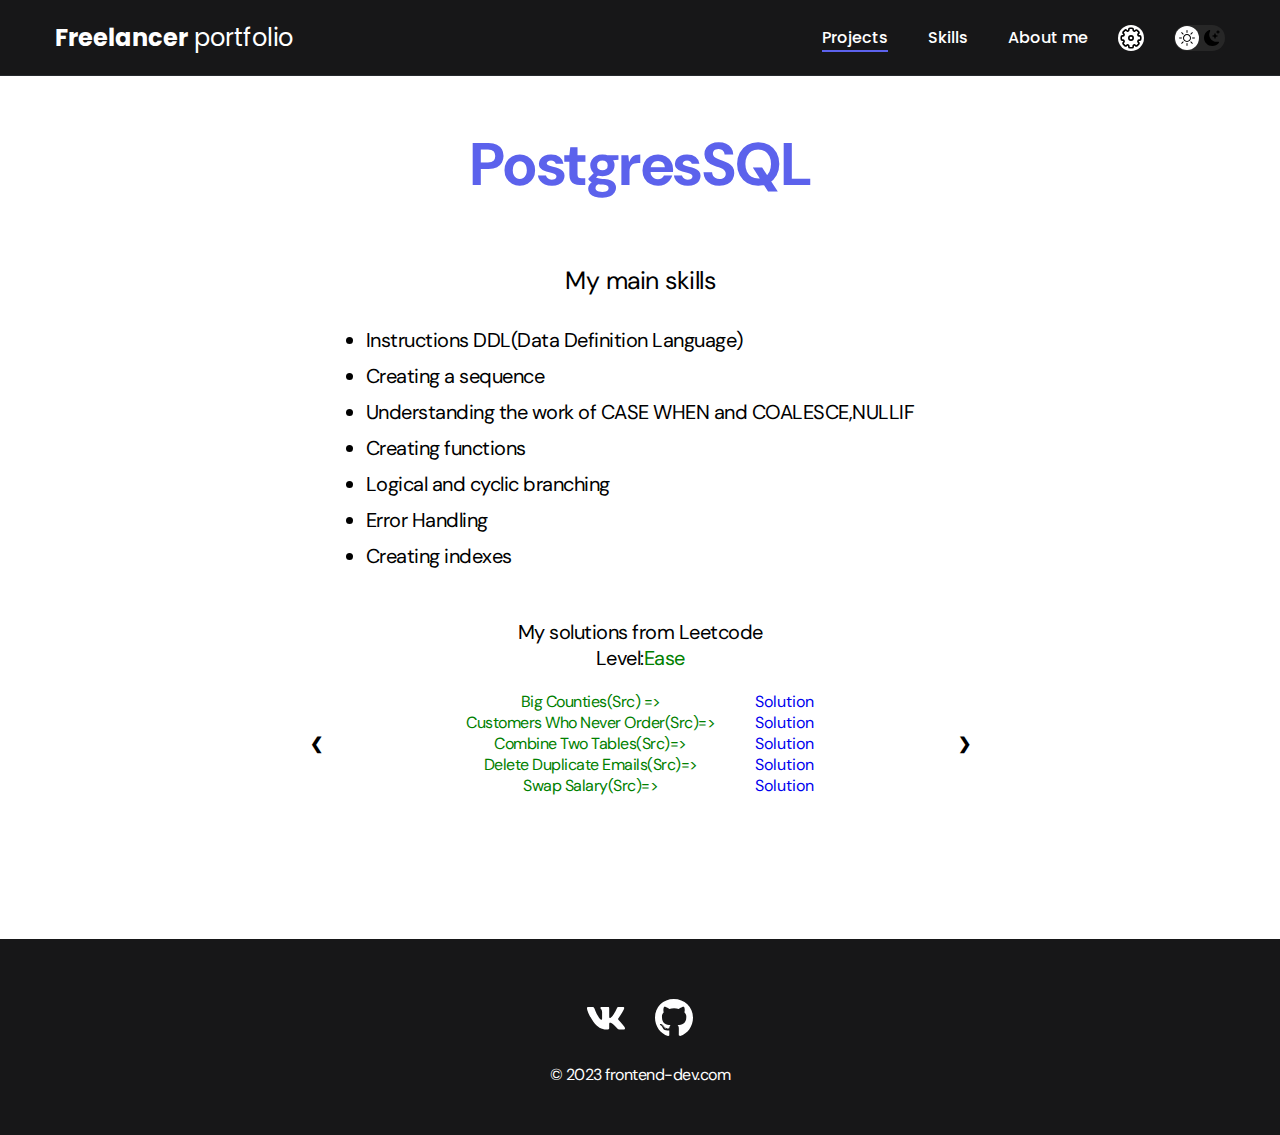
<file: project-page-postgres.html>
<!DOCTYPE html>
<html lang="en">

<head>
    <meta charset="UTF-8">
    <meta http-equiv="X-UA-Compatible" content="IE=edge">
    <meta name="viewport" content="width=device-width, initial-scale=1.0">
    <title>Freelancer portfolio</title>
    <link rel="stylesheet" href="css/style.min.css">
</head>

<body>
    <nav class="nav">
        <div class="container">
            <div class="nav-row">
                <a class="logo" href="./index.html"><strong>Freelancer</strong> portfolio</a>
                <button class="dark-mode-btn">
                    <img src="./images/icons/Sun.svg" alt="" class="dark-mode-btn__icon">
                    <img src="./images/icons/Moon.svg" alt="" class="dark-mode-btn__icon">
                </button>
                <div class="setting__block">
                    <button class="setting__btn">
                        <img src="./images/icons/settings.svg" alt="" class="setting__btn-icon">
                    </button>
                    <div class="setting__choose">
                        <p class="setting__choose-text">Theme:</p>
                        <div class="setting__chooseColorBlock">
                            <div class="setting__chooseColor setting__chooseColor-1">
                                <label>Choose a color: <br>
                                    <input type="color">
                                    <!-- value="#5c62ec" -->
                            </div>
                        </div>
                    </div>
                </div>
                <ul class="nav-list">
                    <li class="nav-list__item">
                        <a class="nav-list__link nav-list__link--active" href="./index.html">Projects</a>
                    </li>
                    <li class="nav-list__item">
                        <a class="nav-list__link" href="./skills.html">Skills</a>
                    </li>
                    <li class="nav-list__item">
                        <a class="nav-list__link" href="./about-me.html">About me</a>
                    </li>
                </ul>
            </div>
        </div>
    </nav>
    <main class="section">
        <div class="container">
            <div class="project-details">
                <h1 class="title-1">
                    PostgresSQL
                </h1>
                <p class="project-skills">My main skills</p>
                <ul class="project-items">
                    <li class="project-item">
                        Instructions DDL(Data Definition Language)
                    </li>
                    <li class="project-item">Creating a sequence</li>
                    <li class="project-item">Understanding the work of CASE WHEN and COALESCE,NULLIF
                    </li>
                    <li class="project-item">Creating functions</li>
                    <li class="project-item">Logical and cyclic branching</li>
                    <li class="project-item">Error Handling</li>
                    <li class="project-item">Creating indexes</li>
                </ul>
                <!-- Основной блок слайдера -->
                <div class="slider">

                    <!-- Первый слайд -->
                    <div class="slider__item">
                        <h3 class="slider__title">
                            My solutions from Leetcode <br>
                            Level:<span>Ease</span>
                        </h3>
                        <div class="slider__inner">
                            <ul class="slider__items">
                                <li>
                                    <a class="slider__link" href="https://leetcode.com/problems/big-countries/" class="">
                                        Big Counties(Src)  <span>=></span>
                                    </a>
                                </li>
                                <li>
                                    <a class="slider__link" href="https://leetcode.com/problems/customers-who-never-order/" class="">
                                        Customers Who Never Order(Src)<span>=></span>
                                    </a>
                                </li>
                                <li>
                                    <a class="slider__link" href="https://leetcode.com/problems/combine-two-tables/" class="">
                                        Combine Two Tables(Src)<span>=></span>
                                    </a>
                                </li>
                                <li>
                                    <a class="slider__link" href="https://leetcode.com/problems/delete-duplicate-emails/" class="">
                                        Delete Duplicate Emails(Src)<span>=></span>
                                    </a>
                                </li>
                                <li>
                                    <a class="slider__link" href="https://leetcode.com/problems/swap-salary/" class="">
                                        Swap Salary(Src)<span>=></span>
                                    </a>
                                </li>
                            </ul>
                            <ul class="slider__items">
                                <li>
                                    <button class="slider__btn-1">
                                        <a href="#!" class="slider__solution slider__solution-1">
                                            Solution <span>first task</span>
                                        </a>
                                    </button>
                                    <div class="solution__img solution__img-1" style="background-image: url(../images/mH_xWckUmws.jpg);">
                                    </div>
                                </li>
                                <li>
                                    <button class="slider__btn-2">
                                        <a href="#!" class="slider__solution slider__solution-2">
                                            Solution <span>second task</span>
                                        </a>
                                    </button>
                                    <div class="solution__img solution__img-2" style="background-image: url(../images/W4zqGdIDyDg.jpg);">
                                    </div>
                                </li>
                                <li>
                                    <button class="slider__btn-3">
                                        <a href="#!" class="slider__solution slider__solution-3">
                                            Solution <span>third task</span>
                                        </a>
                                    </button>
                                    <div class="solution__img solution__img-3" style="background-image: url(../images/OFLP5Z7vEFs.jpg);">
                                    </div>
                                </li>
                                <li>
                                    <button class="slider__btn-4">
                                        <a href="#!" class="slider__solution slider__solution-4">
                                            Solution <span>fourth task</span>
                                        </a>
                                    </button>
                                    <div class="solution__img solution__img-4" style="background-image: url(../images/CaZK0gFGfiQ.jpg);">
                                    </div>
                                </li>
                                <li>
                                    <button class="slider__btn-5">
                                        <a href="#!" class="slider__solution slider__solution-5">
                                            Solution <span>fifth task</span>
                                        </a>
                                    </button>
                                    <div class="solution__img solution__img-5" style="background-image: url(../images/NiItxh8mxrQ.jpg); height:80px;">
                                    </div>
                                </li>
                            </ul>
                        </div>
                    </div>

                    <!-- Второй слайд -->
                    <div class="slider__item">
                        <h3 class="slider__title">
                            My solutions from Leetcode <br>
                            Level:<span style="color:rgb(255, 213, 0)">Medium</span>
                        </h3>
                        <div class="slider__inner">
                            <ul class="slider__items">
                                <li>
                                    <a class="slider__link" style="color:rgb(255, 213, 0)" href="https://leetcode.com/problems/second-highest-salary/" class="">
                                        Second Highest Salary(Src) <span>=></span>
                                    </a>
                                </li>
                                <li>
                                    <a class="slider__link" style="color:rgb(255, 213, 0)" href="https://leetcode.com/problems/capital-gainloss/" class="">
                                        Capital Gain/Loss(Src)<span>=></span>
                                    </a>
                                </li>
                                <li>
                                    <a class="slider__link" style="color:rgb(255, 213, 0)" href="https://leetcode.com/problems/tree-node/" class="">
                                        Tree Node(Src)<span>=></span>
                                    </a>
                                </li>
                                <li>
                                    <a class="slider__link" style="color:rgb(255, 213, 0)" href="https://leetcode.com/problems/department-highest-salary/description/" class="">
                                        Department Highest Salary(Src)<span>=></span>
                                    </a>
                                </li>
                            </ul>
                            <ul class="slider__items">
                                <li>
                                    <button class="slider__btn-6">
                                        <a href="#!" class="slider__solution slider__solution-6">
                                            Solution <span>first task</span>
                                        </a>
                                    </button>
                                    <div class="solution__img solution__img-6" style="background-image: url(../images/hzyh65JB9wM.jpg); height: 80px;">
                                    </div>
                                </li>
                                <li>
                                    <button class="slider__btn-7">
                                        <a href="#!" class="slider__solution slider__solution-7">
                                            Solution <span>second task</span>
                                        </a>
                                    </button>
                                    <div class="solution__img solution__img-7" style="background-image: url(../images/09EoIK0PGB0.jpg); height: 80px;">
                                    </div>
                                </li>
                                <li>
                                    <button class="slider__btn-8">
                                        <a href="#!" class="slider__solution slider__solution-8">
                                            Solution <span>third task</span>
                                        </a>
                                    </button>
                                    <div class="solution__img solution__img-8" style="background-image: url(../images/pigZSJzeq3k.jpg); background-size: cover;height: 150px;">
                                    </div>
                                </li>
                                <li>
                                    <button class="slider__btn-9">
                                        <a href="#!" class="slider__solution slider__solution-9">
                                            Solution <span>fouth task</span>
                                        </a>
                                    </button>
                                    <div class="solution__img solution__img-9" style="background-image: url(../images/5-Tpu3OE3Sw.jpg);background-size: cover;height: 124px;">
                                    </div>
                                </li>
                            </ul>
                        </div>
                    </div>
                    <!-- Кнопки-стрелочки -->
                    <a class="previous" onclick="previousSlide()">&#10094;</a>
                    <a class="next" onclick="nextSlide()">&#10095;</a>
                </div>
            </div>
        </div>
        </div>
    </main>
    <footer class="footer">
        <div class="container">
            <div class="footer__wrapper">
                <ul class="social">
                    <li class="social__item">
                        <a href="https://vk.com/ruziy">
                            <img src="./images/icons/vk.svg" alt="vk-link">
                        </a>
                    </li>
                    <li class="social__item dn">
                        <a href="#!">
                            <img src="./images/icons/instagram.svg" alt="instagram-link">
                        </a>
                    </li>
                    <li class="social__item dn">
                        <a href="#!">
                            <img src="./images/icons/twitter.svg" alt="twitter-link">
                        </a>
                    </li>
                    <li class="social__item">
                        <a href="https://github.com/Ruziy">
                            <img src="./images/icons/gitHub.svg" alt="gitHub-link">
                        </a>
                    </li>
                    <li class="social__item dn">
                        <a href="#!">
                            <img src="./images/icons/linkedIn.svg" alt="linkedIn-link">
                        </a>
                    </li>
                </ul>
                <div class="copyright">
                    <p>© 2023 frontend-dev.com</p>
                </div>
            </div>
        </div>
    </footer>
    <script src="js/main.min.js"></script>
</body>

</html>
</file>
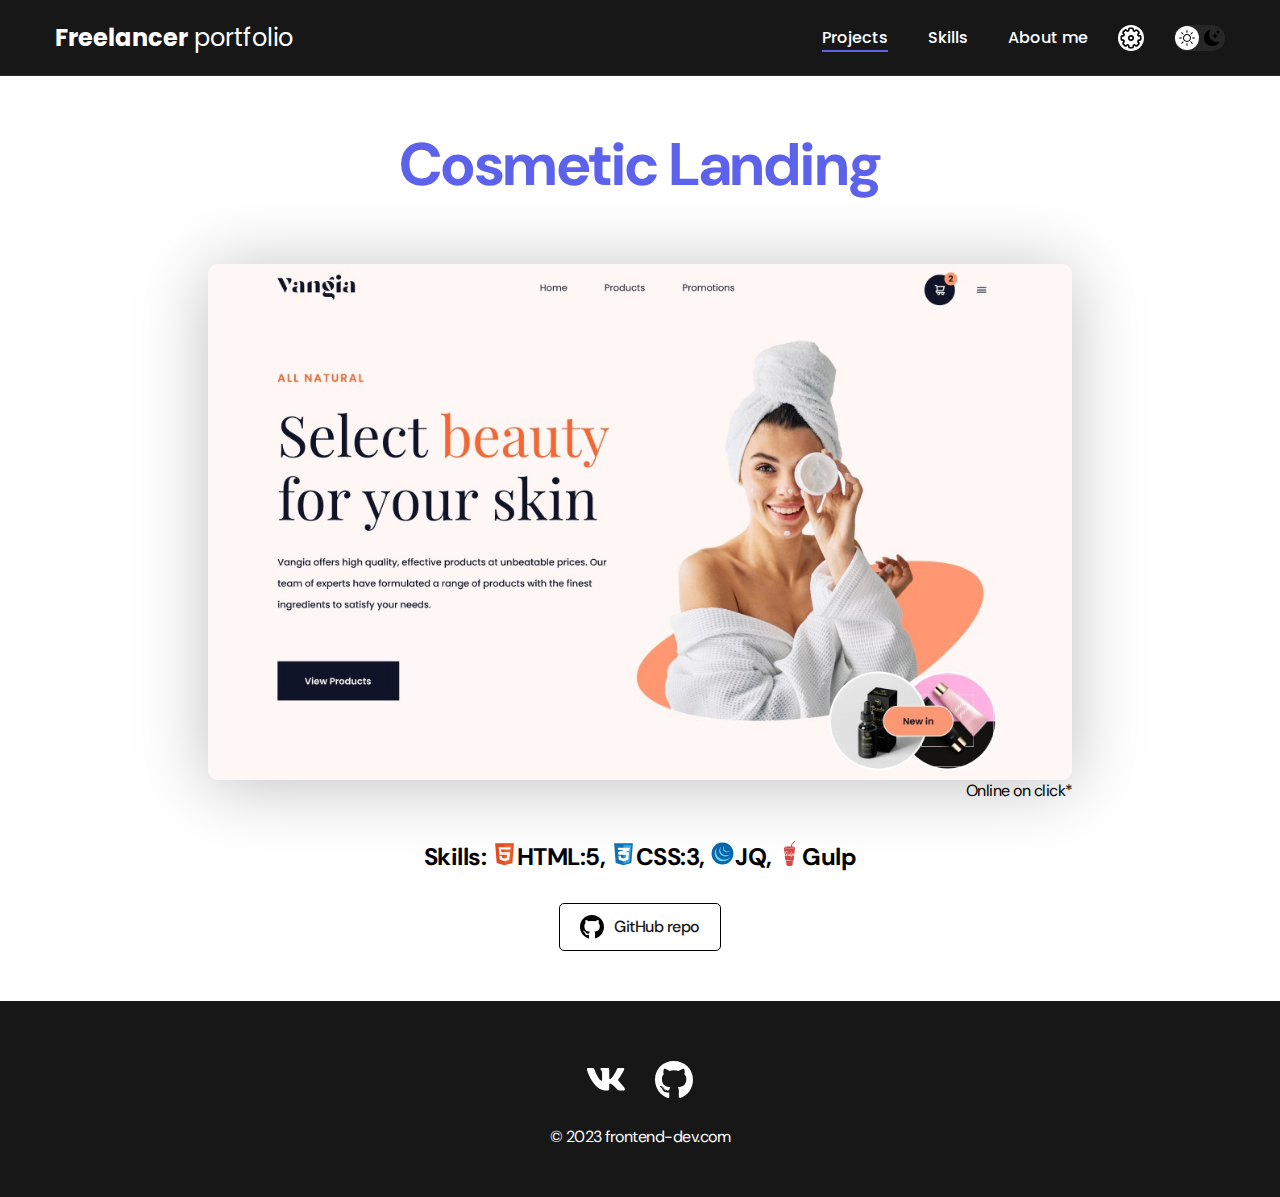
<file: project-page.html>
<!DOCTYPE html>
<html lang="en">
<head>
    <meta charset="UTF-8">
    <meta http-equiv="X-UA-Compatible" content="IE=edge">
    <meta name="viewport" content="width=device-width, initial-scale=1.0">
    <title>Freelancer portfolio</title>
    <link rel="stylesheet" href="css/style.min.css">
</head>
<body> 
    <nav class="nav">
        <div class="container">
            <div class="nav-row">
                <a class="logo" href="./index.html"><strong>Freelancer</strong> portfolio</a>
                <button class="dark-mode-btn">
                    <img src="./images/icons/Sun.svg" alt="" class="dark-mode-btn__icon">
                    <img src="./images/icons/Moon.svg" alt="" class="dark-mode-btn__icon">
                </button>
                <div class="setting__block">
                    <button class="setting__btn">
                        <img src="./images/icons/settings.svg" alt="" class="setting__btn-icon">
                    </button>
                    <div class="setting__choose">
                        <p class="setting__choose-text">Theme:</p>
                        <div class="setting__chooseColorBlock">
                            <div class="setting__chooseColor setting__chooseColor-1">
                                <label>Choose a color: <br>
                                <input type="color">  
                                <!-- value="#5c62ec" -->
                            </div>
                        </div>
                    </div>
                </div>
                <ul class="nav-list">
                    <li class="nav-list__item">
                        <a  class="nav-list__link nav-list__link--active" href="./index.html">Projects</a> 
                    </li>
                    <li class="nav-list__item">
                        <a  class="nav-list__link" href="./skills.html">Skills</a> 
                    </li>
                    <li class="nav-list__item">
                        <a  class="nav-list__link" href="./about-me.html">About me</a> 
                    </li>
                </ul>
            </div>
        </div>
    </nav>
    <main class="section">
        <div class="container">
            <div class="project-details">
                <h1 class="title-1">
                    Cosmetic Landing
                </h1>
                <a class="project-details__link" href="https://ruziy.github.io/Vangia-online/">
                    <img class="project-details__cover" src="./images/07-big.jpg" alt="">
                    <p class="project-details__info">Online on click*</p>
                </a>
                <div class="project-details__desc">
                    <p>Skills: <img style="width: 25px; height: 25px;" src="./images/icons/html-log.svg" alt="">HTML:5,
                        <img style="width: 25px; height: 25px;" src="./images/icons/css-log.svg" alt="">CSS:3,
                        <img style="width: 25px; height: 25px;" src="./images/icons/jquery-log.svg" alt="">JQ,
                        <img style="width: 25px; height: 25px;" src="./images/icons/gulp-log.svg" alt="">Gulp</p>
                </div>
                <a class="btn-outline" href="https://github.com/Ruziy/Vangia" >
                    <svg class="btn-outline__logo" width="24" height="24" viewBox="0 0 24 24" fill="none" xmlns="http://www.w3.org/2000/svg">
                        <g clip-path="url(#clip0_606_2)">
                        <path class="btn-outline__path" d="M8.02742 18.8419C8.02742 18.9387 7.91613 19.0161 7.77581 19.0161C7.61613 19.0306 7.50484 18.9532 7.50484 18.8419C7.50484 18.7452 7.61613 18.6677 7.75645 18.6677C7.90161 18.6532 8.02742 18.7306 8.02742 18.8419ZM6.52258 18.6242C6.48871 18.721 6.58548 18.8323 6.73065 18.8613C6.85645 18.9097 7.00161 18.8613 7.03064 18.7645C7.05968 18.6677 6.96774 18.5565 6.82258 18.5129C6.69677 18.479 6.55645 18.5274 6.52258 18.6242ZM8.66129 18.5419C8.52097 18.5758 8.42419 18.6677 8.43871 18.779C8.45323 18.8758 8.57903 18.9387 8.72419 18.9048C8.86452 18.871 8.96129 18.779 8.94677 18.6823C8.93226 18.5903 8.80161 18.5274 8.66129 18.5419ZM11.8452 0C5.13387 0 0 5.09516 0 11.8065C0 17.1726 3.37742 21.7645 8.20161 23.3806C8.82097 23.4919 9.03871 23.1097 9.03871 22.7952C9.03871 22.4952 9.02419 20.8403 9.02419 19.8242C9.02419 19.8242 5.6371 20.55 4.92581 18.3823C4.92581 18.3823 4.37419 16.9742 3.58065 16.6113C3.58065 16.6113 2.47258 15.8516 3.65806 15.8661C3.65806 15.8661 4.8629 15.9629 5.52581 17.1145C6.58548 18.9823 8.36129 18.4452 9.05323 18.1258C9.16452 17.3516 9.47903 16.8145 9.82742 16.4952C7.12258 16.1952 4.39355 15.8032 4.39355 11.1484C4.39355 9.81774 4.76129 9.15 5.53548 8.29839C5.40968 7.98387 4.99839 6.6871 5.66129 5.0129C6.67258 4.69839 9 6.31936 9 6.31936C9.96774 6.04839 11.0081 5.90806 12.0387 5.90806C13.0694 5.90806 14.1097 6.04839 15.0774 6.31936C15.0774 6.31936 17.4048 4.69355 18.4161 5.0129C19.079 6.69194 18.6677 7.98387 18.5419 8.29839C19.3161 9.15484 19.7903 9.82258 19.7903 11.1484C19.7903 15.8177 16.9403 16.1903 14.2355 16.4952C14.6806 16.8774 15.0581 17.6032 15.0581 18.7403C15.0581 20.371 15.0435 22.3887 15.0435 22.7855C15.0435 23.1 15.2661 23.4823 15.8806 23.371C20.7194 21.7645 24 17.1726 24 11.8065C24 5.09516 18.5565 0 11.8452 0ZM4.70323 16.6887C4.64032 16.7371 4.65484 16.8484 4.7371 16.9403C4.81452 17.0177 4.92581 17.0516 4.98871 16.9887C5.05161 16.9403 5.0371 16.829 4.95484 16.7371C4.87742 16.6597 4.76613 16.6258 4.70323 16.6887ZM4.18064 16.2968C4.14677 16.3597 4.19516 16.4371 4.29194 16.4855C4.36935 16.5339 4.46613 16.5194 4.5 16.4516C4.53387 16.3887 4.48548 16.3113 4.38871 16.2629C4.29194 16.2339 4.21452 16.2484 4.18064 16.2968ZM5.74839 18.0194C5.67097 18.0823 5.7 18.2274 5.81129 18.3194C5.92258 18.4306 6.0629 18.4452 6.12581 18.3677C6.18871 18.3048 6.15968 18.1597 6.0629 18.0677C5.95645 17.9565 5.81129 17.9419 5.74839 18.0194ZM5.19677 17.3081C5.11935 17.3565 5.11935 17.4823 5.19677 17.5935C5.27419 17.7048 5.40484 17.7532 5.46774 17.7048C5.54516 17.6419 5.54516 17.5161 5.46774 17.4048C5.4 17.2935 5.27419 17.2452 5.19677 17.3081Z" 
                        fill="black"/>
                        </g>
                        <defs>
                        <clipPath id="clip0_606_2">
                        <rect width="24" height="24" fill="white"/>
                        </clipPath>
                        </defs>
                        </svg>
                        
                    GitHub repo
                </a>
            </div>
        </div>
    </main>
    <footer class="footer">
        <div class="container">
            <div class="footer__wrapper">
                <ul class="social">
                    <li class="social__item">
                        <a href="https://vk.com/ruziy">
                            <img src="./images/icons/vk.svg" alt="vk-link">
                        </a>
                    </li>
                    <li class="social__item dn">
                        <a href="#!">
                            <img src="./images/icons/instagram.svg" alt="instagram-link">
                        </a>
                    </li>
                    <li class="social__item dn">
                        <a href="#!">
                            <img src="./images/icons/twitter.svg" alt="twitter-link">
                        </a>
                    </li>
                    <li class="social__item">
                        <a href="https://github.com/Ruziy">
                            <img src="./images/icons/gitHub.svg" alt="gitHub-link">
                        </a>
                    </li>
                    <li class="social__item dn">
                        <a href="#!">
                            <img src="./images/icons/linkedIn.svg" alt="linkedIn-link">
                        </a>
                    </li>
                </ul>
                <div class="copyright">
                    <p>© 2023 frontend-dev.com</p>
                </div>
            </div>
        </div>
    </footer>
    <script src="js/main.min.js"></script>
</body>
</html>
</file>
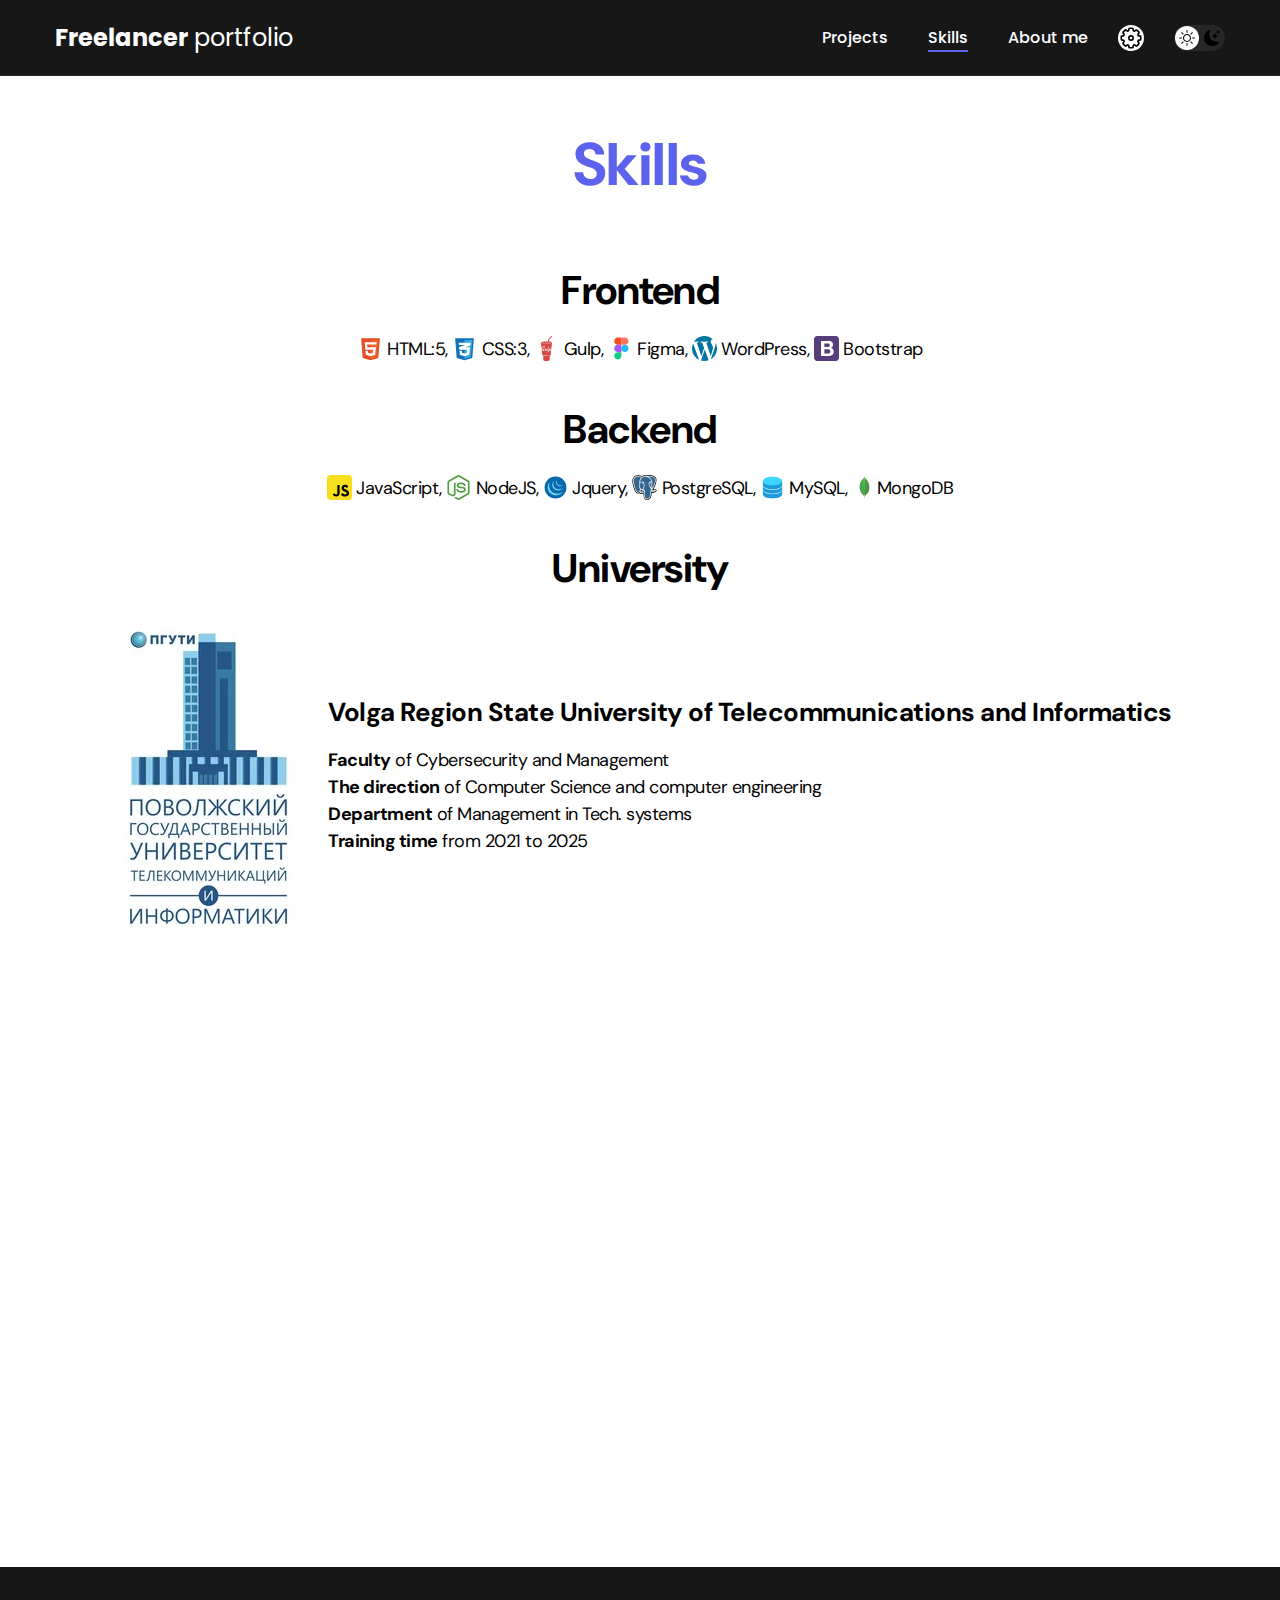
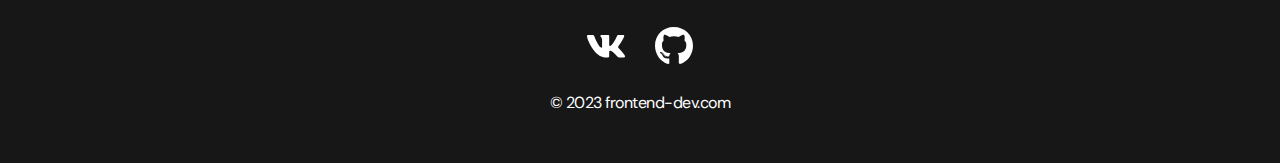
<file: skills.html>
<!DOCTYPE html>
<html lang="en">
<head>
    <meta charset="UTF-8">
    <meta http-equiv="X-UA-Compatible" content="IE=edge">
    <meta name="viewport" content="width=device-width, initial-scale=1.0">
    <title>Freelancer portfolio</title>
    <link rel="stylesheet" href="css/style.min.css">
</head>
<body> 
    <div class="progress-bar" id="progressBar"></div>
    <nav class="nav">
        <div class="container">
            <div class="nav-row">
                <a class="logo" href="./index.html"><strong>Freelancer</strong> portfolio</a>
                <button class="dark-mode-btn">
                    <img src="./images/icons/Sun.svg" alt="" class="dark-mode-btn__icon">
                    <img src="./images/icons/Moon.svg" alt="" class="dark-mode-btn__icon">
                </button>
                <div class="setting__block">
                    <button class="setting__btn">
                        <img src="./images/icons/settings.svg" alt="" class="setting__btn-icon">
                    </button>
                    <div class="setting__choose">
                        <p class="setting__choose-text">Theme:</p>
                        <div class="setting__chooseColorBlock">
                            <div class="setting__chooseColor setting__chooseColor-1">
                                <label>Choose a color: <br>
                                <input type="color">  
                                <!-- value="#5c62ec" -->
                            </div>
                        </div>
                    </div>
                </div>
                <ul class="nav-list">
                    <li class="nav-list__item">
                        <a  class="nav-list__link" href="./index.html">Projects</a> 
                    </li>
                    <li class="nav-list__item">
                        <a  class="nav-list__link nav-list__link--active" href="./skills.html">Skills</a> 
                    </li>
                    <li class="nav-list__item">
                        <a  class="nav-list__link" href="./about-me.html">About me</a> 
                    </li>
                </ul>
            </div>
        </div>
    </nav>
    <main class="section">
        <div class="container">
            <h1 class="title-1 title-1__skills">
                Skills
            </h1>
                <ul class="content-list">
                    <li class="content-list__item">
                        <h2 class="title-2">
                            Frontend 
                        </h2>
                        <p> <img style="width: 25px; height: 25px;" src="./images/icons/html-log.svg" alt=""> HTML:5, 
                            <img style="width: 25px; height: 25px;" src="./images/icons/css-log.svg" alt=""> CSS:3, 
                            <img style="width: 25px; height: 25px;" src="./images/icons/gulp-log.svg" alt=""> Gulp,
                            <img style="width: 25px; height: 25px;" src="./images/icons/figma-log.svg" alt=""> Figma,
                            <img style="width: 25px; height: 25px;" src="./images/icons/wordpress-log.svg" alt=""> WordPress,
                            <img style="width: 25px; height: 25px;" src="./images/icons/bootstrap-log.svg" alt=""> Bootstrap</p>
                    </li>
                    <li class="content-list__item">
                        <h2 class="title-2">
                            Backend
                        </h2>
                        <p>
                            <img style="width: 25px; height: 25px;" src="./images/icons/javascript-log.svg" alt=""> JavaScript,
                            <!-- <img style="width: 25px; height: 25px;" src="./images/icons/react-log.svg" alt=""> React, -->
                            <img style="width: 25px; height: 25px;" src="./images/icons/nodejs-log.svg" alt=""> NodeJS,
                            <img style="width: 25px; height: 25px;" src="./images/icons/jquery-log.svg" alt=""> Jquery,
                            <img style="width: 25px; height: 25px;" src="./images/icons/postgresql-log.svg" alt=""> PostgreSQL,
                            <img style="width: 25px; height: 25px;" src="./images/icons/mysql-log.svg" alt=""> MySQL,
                            <img style="width: 25px; height: 25px;" src="./images/icons/mongo-log.svg" alt="">MongoDB    
                        </p>
                    </li>
                    <li class="content-list__item">
                        <h2 class="title-2">
                            University
                        </h2>
                        <div class="content-list__inner">
                            <img class="content-list__img" src="./images/psuti.webp" alt="">
                            <div class="content-list__info">
                                <h3 class="content-list__info-title">
                                  <strong>Volga Region State University of Telecommunications and Informatics</strong>  
                                </h3>
                                <p class="content-list__info-text">
                                   <strong>Faculty</strong> of Cybersecurity and Management <br>
                                    <strong>The direction</strong> of Computer Science and computer engineering <br>
                                   <strong>Department</strong> of Management in Tech. systems <br>
                                   <strong>Training time</strong> from 2021 to 2025
                                </p>
                            </div>
                        </div>
                        <iframe src="https://www.google.com/maps/embed?pb=!1m18!1m12!1m3!1d2196.514176903989!2d50.193802803831524!3d53.22500025813883!2m3!1f0!2f0!3f0!3m2!1i1024!2i768!4f13.1!3m3!1m2!1s0x41661eb3f5956743%3A0x1cc1ad11e1048a64!2z0J_QvtCy0L7Qu9C20YHQutC40Lkg0LPQvtGB0YPQtNCw0YDRgdGC0LLQtdC90L3Ri9C5INGD0L3QuNCy0LXRgNGB0LjRgtC10YIg0YLQtdC70LXQutC-0LzQvNGD0L3QuNC60LDRhtC40Lkg0Lgg0LjQvdGE0L7RgNC80LDRgtC40LrQuA!5e0!3m2!1sru!2sru!4v1680344917293!5m2!1sru!2sru" width="100%" height="600" style="border:0;" allowfullscreen="" loading="lazy" referrerpolicy="no-referrer-when-downgrade"></iframe>
                    </li>
                </ul>
        </div>
    </main>
    <footer class="footer">
        <div class="container">
            <div class="footer__wrapper">
                <ul class="social">
                    <li class="social__item">
                        <a href="https://vk.com/ruziy">
                            <img src="./images/icons/vk.svg" alt="vk-link">
                        </a>
                    </li>
                    <li class="social__item dn">
                        <a href="#!">
                            <img src="./images/icons/instagram.svg" alt="instagram-link">
                        </a>
                    </li>
                    <li class="social__item dn">
                        <a href="#!">
                            <img src="./images/icons/twitter.svg" alt="twitter-link">
                        </a>
                    </li>
                    <li class="social__item">
                        <a href="https://github.com/Ruziy">
                            <img src="./images/icons/gitHub.svg" alt="gitHub-link">
                        </a>
                    </li>
                    <li class="social__item dn">
                        <a href="#!">
                            <img src="./images/icons/linkedIn.svg" alt="linkedIn-link">
                        </a>
                    </li>
                </ul>
                <div class="copyright">
                    <p>© 2023 frontend-dev.com</p>
                </div>
            </div>
        </div>
    </footer>
    <script src="js/main.min.js"></script>
</body>
</html>
</file>
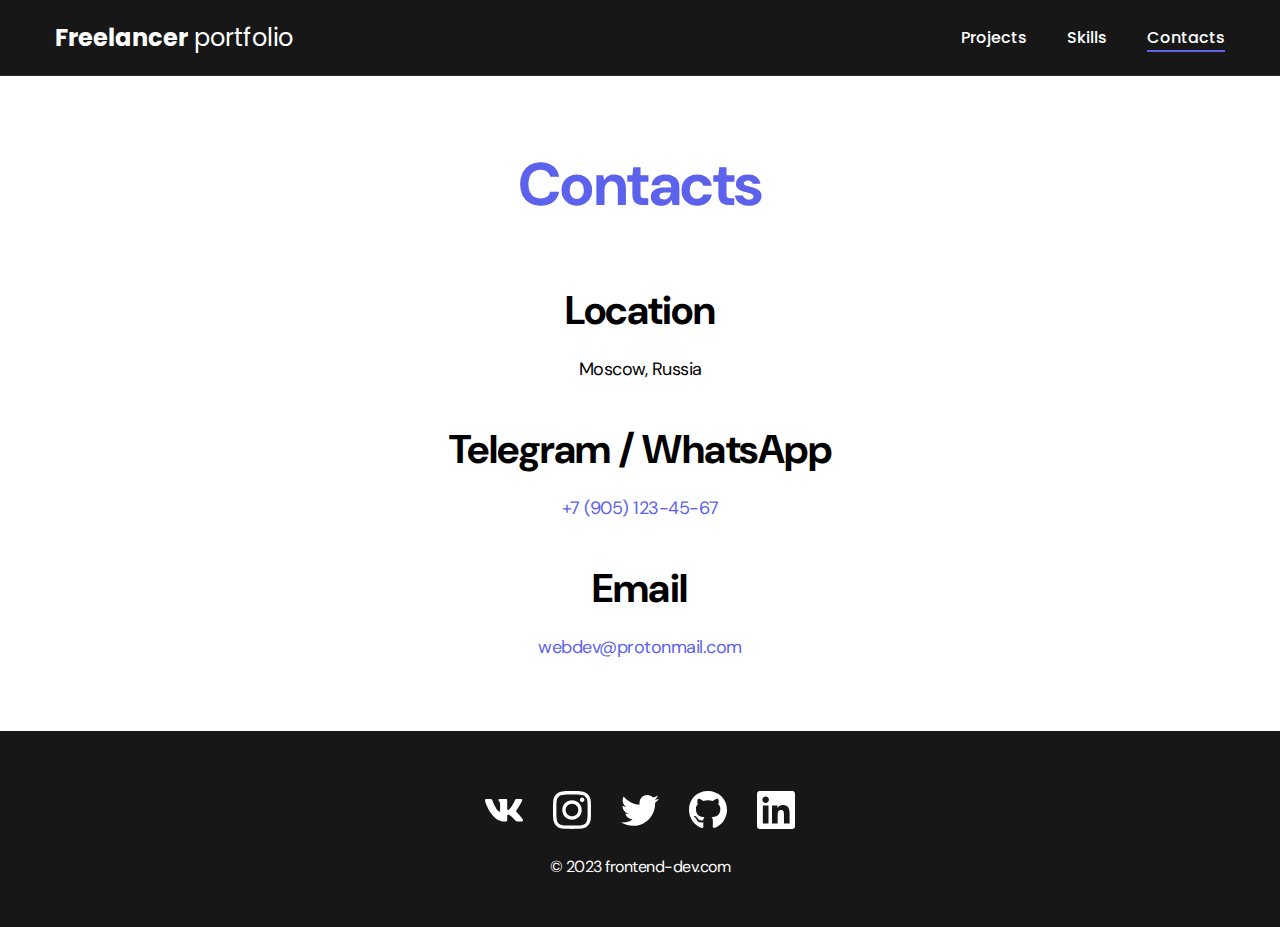
<file: app/contacts.html>
<!DOCTYPE html>
<html lang="en">
<head>
    <meta charset="UTF-8">
    <meta http-equiv="X-UA-Compatible" content="IE=edge">
    <meta name="viewport" content="width=device-width, initial-scale=1.0">
    <title>Freelancer portfolio</title>
    <link rel="stylesheet" href="css/style.min.css">
</head>
<body> 
    <nav class="nav">
        <div class="container">
            <div class="nav-row">
                <a class="logo" href="./index.html"><strong>Freelancer</strong> portfolio</a>
                <ul class="nav-list">
                    <li class="nav-list__item">
                        <a  class="nav-list__link" href="./index.html">Projects</a> 
                    </li>
                    <li class="nav-list__item">
                        <a  class="nav-list__link" href=./skills.html">Skills</a> 
                    </li>
                    <li class="nav-list__item">
                        <a  class="nav-list__link nav-list__link--active" href="./contacts.html">Contacts</a> 
                    </li>
                </ul>
            </div>
        </div>
    </nav>
    <main class="section">
        <div class="container">
            <h1 class="title-1">
                Contacts
            </h1>
                <ul class="content-list">
                    <li class="content-list__item">
                        <h2 class="title-2">
                            Location
                        </h2>
                        <p>Moscow, Russia</p>
                    </li>
                    <li class="content-list__item">
                        <h2 class="title-2">
                            Telegram / WhatsApp
                        </h2>
                        <p><a href="tel:+79051234567">+7 (905) 123-45-67</a></p>
                    </li>
                    <li class="content-list__item">
                        <h2 class="title-2">
                            Email
                        </h2>
                        <p><a href="mailto:webdev@protonmail.com">webdev@protonmail.com</a></p>
                    </li>
                </ul>
                
                    
        </div>
    </main>
    <footer class="footer">
        <div class="container">
            <div class="footer__wrapper">
                <ul class="social">
                    <li class="social__item">
                        <a href="#!">
                            <img src="./images/icons/vk.svg" alt="vk-link">
                        </a>
                    </li>
                    <li class="social__item">
                        <a href="#!">
                            <img src="./images/icons/instagram.svg" alt="instagram-link">
                        </a>
                    </li>
                    <li class="social__item">
                        <a href="#!">
                            <img src="./images/icons/twitter.svg" alt="twitter-link">
                        </a>
                    </li>
                    <li class="social__item">
                        <a href="#!">
                            <img src="./images/icons/gitHub.svg" alt="gitHub-link">
                        </a>
                    </li>
                    <li class="social__item">
                        <a href="#!">
                            <img src="./images/icons/linkedIn.svg" alt="linkedIn-link">
                        </a>
                    </li>
                </ul>
                <div class="copyright">
                    <p>© 2023 frontend-dev.com</p>
                </div>
            </div>
        </div>
    </footer>
    <script src="js/main.min.js"></script>
</body>
</html>
</file>
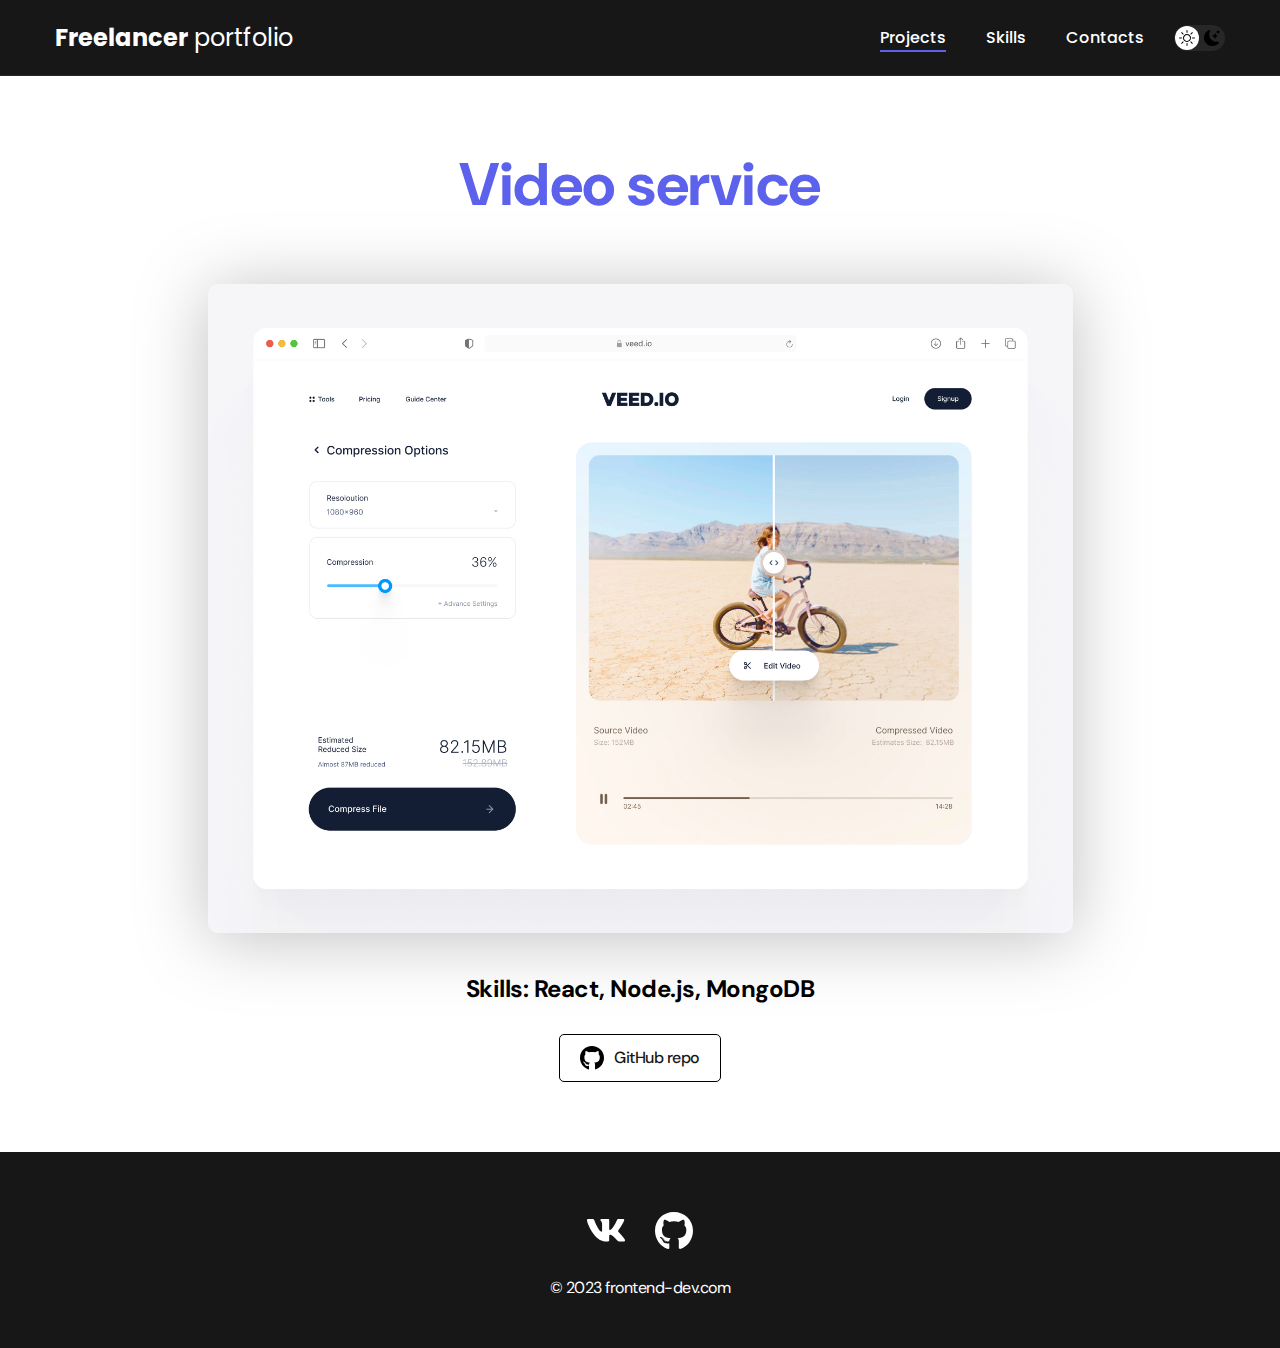
<file: app/project-page.html>
<!DOCTYPE html>
<html lang="en">
<head>
    <meta charset="UTF-8">
    <meta http-equiv="X-UA-Compatible" content="IE=edge">
    <meta name="viewport" content="width=device-width, initial-scale=1.0">
    <title>Freelancer portfolio</title>
    <link rel="stylesheet" href="css/style.min.css">
</head>
<body> 
    <nav class="nav">
        <div class="container">
            <div class="nav-row">
                <a class="logo" href="./index.html"><strong>Freelancer</strong> portfolio</a>
                <button class="dark-mode-btn">
                    <img src="./images/icons/Sun.svg" alt="" class="dark-mode-btn__icon">
                    <img src="./images/icons/Moon.svg" alt="" class="dark-mode-btn__icon">
                </button>
                <ul class="nav-list">
                    <li class="nav-list__item">
                        <a  class="nav-list__link nav-list__link--active" href="./index.html">Projects</a> 
                    </li>
                    <li class="nav-list__item">
                        <a  class="nav-list__link" href=./skills.html">Skills</a> 
                    </li>
                    <li class="nav-list__item">
                        <a  class="nav-list__link" href="./contacts.html">Contacts</a> 
                    </li>
                </ul>
            </div>
        </div>
    </nav>
    <main class="section">
        <div class="container">
            <div class="project-details">
                <h1 class="title-1">
                    Video service
                </h1>
                <img class="project-details__cover" src="./images/02-big.jpg" alt="">
                <div class="project-details__desc">
                    <p>Skills: React, Node.js, MongoDB</p>
                </div>
                <a class="btn-outline" href="#!" >
                    <img src="./images/icons/gitHub-black.svg" alt="">
                    GitHub repo
                </a>
            </div>
        </div>
    </main>
    <footer class="footer">
        <div class="container">
            <div class="footer__wrapper">
                <ul class="social">
                    <li class="social__item">
                        <a href="https://vk.com/ruziy">
                            <img src="./images/icons/vk.svg" alt="vk-link">
                        </a>
                    </li>
                    <li class="social__item dn">
                        <a href="#!">
                            <img src="./images/icons/instagram.svg" alt="instagram-link">
                        </a>
                    </li>
                    <li class="social__item dn">
                        <a href="#!">
                            <img src="./images/icons/twitter.svg" alt="twitter-link">
                        </a>
                    </li>
                    <li class="social__item">
                        <a href="https://github.com/Ruziy">
                            <img src="./images/icons/gitHub.svg" alt="gitHub-link">
                        </a>
                    </li>
                    <li class="social__item dn">
                        <a href="#!">
                            <img src="./images/icons/linkedIn.svg" alt="linkedIn-link">
                        </a>
                    </li>
                </ul>
                <div class="copyright">
                    <p>© 2023 frontend-dev.com</p>
                </div>
            </div>
        </div>
    </footer>
    <script src="js/main.min.js"></script>
</body>
</html>
</file>
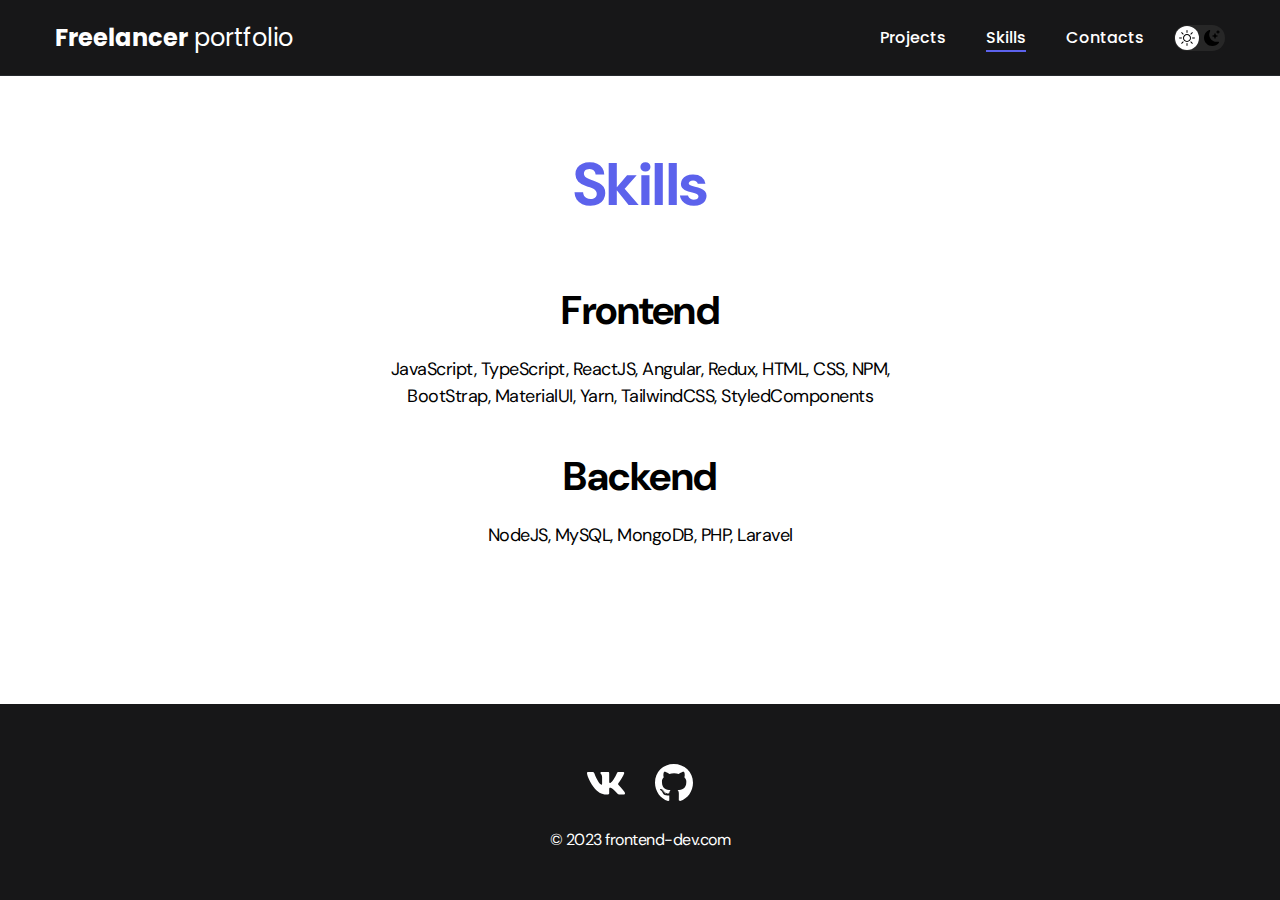
<file: app/skills.html>
<!DOCTYPE html>
<html lang="en">
<head>
    <meta charset="UTF-8">
    <meta http-equiv="X-UA-Compatible" content="IE=edge">
    <meta name="viewport" content="width=device-width, initial-scale=1.0">
    <title>Freelancer portfolio</title>
    <link rel="stylesheet" href="css/style.min.css">
</head>
<body> 
    <nav class="nav">
        <div class="container">
            <div class="nav-row">
                <a class="logo" href="./index.html"><strong>Freelancer</strong> portfolio</a>
                <button class="dark-mode-btn">
                    <img src="./images/icons/Sun.svg" alt="" class="dark-mode-btn__icon">
                    <img src="./images/icons/Moon.svg" alt="" class="dark-mode-btn__icon">
                </button>
                <ul class="nav-list">
                    <li class="nav-list__item">
                        <a  class="nav-list__link" href="./index.html">Projects</a> 
                    </li>
                    <li class="nav-list__item">
                        <a  class="nav-list__link nav-list__link--active" href=./skills.html">Skills</a> 
                    </li>
                    <li class="nav-list__item">
                        <a  class="nav-list__link" href="./contacts.html">Contacts</a> 
                    </li>
                </ul>
            </div>
        </div>
    </nav>
    <main class="section">
        <div class="container">
            <h1 class="title-1">
                Skills
            </h1>
                <ul class="content-list">
                    <li class="content-list__item">
                        <h2 class="title-2">
                            Frontend 
                        </h2>
                        <p>JavaScript, TypeScript, ReactJS, Angular, Redux, HTML, CSS, NPM, BootStrap, MaterialUI, Yarn, TailwindCSS, StyledComponents</p>
                    </li>
                    <li class="content-list__item">
                        <h2 class="title-2">
                            Backend
                        </h2>
                        <p>NodeJS, MySQL, MongoDB, PHP, Laravel</p>
                    </li>
                </ul>
        </div>
    </main>
    <footer class="footer">
        <div class="container">
            <div class="footer__wrapper">
                <ul class="social">
                    <li class="social__item">
                        <a href="https://vk.com/ruziy">
                            <img src="./images/icons/vk.svg" alt="vk-link">
                        </a>
                    </li>
                    <li class="social__item dn">
                        <a href="#!">
                            <img src="./images/icons/instagram.svg" alt="instagram-link">
                        </a>
                    </li>
                    <li class="social__item dn">
                        <a href="#!">
                            <img src="./images/icons/twitter.svg" alt="twitter-link">
                        </a>
                    </li>
                    <li class="social__item">
                        <a href="https://github.com/Ruziy">
                            <img src="./images/icons/gitHub.svg" alt="gitHub-link">
                        </a>
                    </li>
                    <li class="social__item dn">
                        <a href="#!">
                            <img src="./images/icons/linkedIn.svg" alt="linkedIn-link">
                        </a>
                    </li>
                </ul>
                <div class="copyright">
                    <p>© 2023 frontend-dev.com</p>
                </div>
            </div>
        </div>
    </footer>
    <script src="js/main.min.js"></script>
</body>
</html>
</file>
<file: app/css/style.min.css>
@import"https://fonts.googleapis.com/css2?family=DM+Sans:wght@400;500;700&family=Poppins:wght@400;500;700&display=swap";html,body{font-family:"DM Sans",sans-serif;letter-spacing:-0.5px;display:-webkit-box;display:-ms-flexbox;display:flex;-webkit-box-orient:vertical;-webkit-box-direction:normal;-ms-flex-direction:column;flex-direction:column;min-height:100vh}.container{margin:0 auto;padding:0 15px;max-width:1200px}.none{display:none !important}@-webkit-keyframes animate_pulse{0%{-webkit-box-shadow:0 0 0 0 rgba(54,60,239,.8);box-shadow:0 0 0 0 rgba(54,60,239,.8)}70%{-webkit-box-shadow:0 0 0 30px rgba(64,70,238,0);box-shadow:0 0 0 30px rgba(64,70,238,0)}100%{-webkit-box-shadow:0 0 0 0 rgba(92,98,236,0);box-shadow:0 0 0 0 rgba(92,98,236,0)}}@keyframes animate_pulse{0%{-webkit-box-shadow:0 0 0 0 rgba(54,60,239,.8);box-shadow:0 0 0 0 rgba(54,60,239,.8)}70%{-webkit-box-shadow:0 0 0 30px rgba(64,70,238,0);box-shadow:0 0 0 30px rgba(64,70,238,0)}100%{-webkit-box-shadow:0 0 0 0 rgba(92,98,236,0);box-shadow:0 0 0 0 rgba(92,98,236,0)}}*{padding:0px;margin:0px;border:none}*,*::before,*::after{-webkit-box-sizing:border-box;box-sizing:border-box}a,a:link,a:visited{text-decoration:none}a:hover{text-decoration:none}aside,nav,footer,header,section,main{display:block}h1,h2,h3,h4,h5,h6,p{font-size:inherit;font-weight:inherit}ul,ul li{list-style:none}img{vertical-align:top}img,svg{max-width:100%;height:auto}address{font-style:normal}input,textarea,button,select{font-family:inherit;font-size:inherit;color:inherit;background-color:rgba(0,0,0,0)}input::-ms-clear{display:none}button,input[type=submit]{display:inline-block;-webkit-box-shadow:none;box-shadow:none;background-color:rgba(0,0,0,0);background:none;cursor:pointer}input:focus,input:active,button:focus,button:active{outline:none}button::-moz-focus-inner{padding:0;border:0}label{cursor:pointer}legend{display:block}.dn{display:none}.nav{padding:20px 0;border-bottom:1px solid #26292d;background-color:#171718;color:#fff;letter-spacing:normal}.nav-row{display:-webkit-box;display:-ms-flexbox;display:flex;-webkit-box-pack:end;-ms-flex-pack:end;justify-content:flex-end;-webkit-box-align:center;-ms-flex-align:center;align-items:center;-webkit-column-gap:30px;-moz-column-gap:30px;column-gap:30px;row-gap:20px;-ms-flex-wrap:wrap;flex-wrap:wrap}.logo{color:#fff;font-size:24px;font-family:"Poppins",sans-serif;margin-right:auto}.logo strong{font-weight:700}.nav-list{display:-webkit-box;display:-ms-flexbox;display:flex;-webkit-box-align:center;-ms-flex-align:center;align-items:center;-webkit-column-gap:40px;-moz-column-gap:40px;column-gap:40px;font-weight:500;font-size:16px;font-family:"Poppins",sans-serif}.nav-list__link{color:#fff;-webkit-transition:opacity .2s ease-in;-o-transition:opacity .2s ease-in;transition:opacity .2s ease-in}.nav-list__link:hover{opacity:.8}.nav-list__link--active{position:relative}.nav-list__link--active::after{position:absolute;content:"";display:block;height:2px;width:100%;background-color:#5c62ec}.dark-mode-btn{-webkit-box-ordinal-group:10;-ms-flex-order:9;order:9;display:-webkit-box;display:-ms-flexbox;display:flex;-webkit-box-pack:justify;-ms-flex-pack:justify;justify-content:space-between;width:51px;height:26px;background-color:#272727;border-radius:50px;padding:5px;position:relative}.dark-mode-btn::before{position:absolute;top:1px;left:1px;content:"";display:block;width:24px;height:24px;border-radius:50%;background-color:#fff;-webkit-transition:all .2s ease-in;-o-transition:all .2s ease-in;transition:all .2s ease-in}.dark-mode-btn--active::before{left:26px}.dark-mode-btn__icon{position:relative}.header{background-color:#171718;background-image:url("./../images/header-bg.png");background-repeat:no-repeat;background-size:auto;background-position:center center;color:#fff;min-height:695px;padding:40px 0;display:-webkit-box;display:-ms-flexbox;display:flex;-webkit-box-pack:center;-ms-flex-pack:center;justify-content:center;-webkit-box-align:center;-ms-flex-align:center;align-items:center;text-align:center}.header_text{line-height:1.333;font-size:18px;margin-bottom:40px}.header_text p+p{margin-top:.5em}.header__wrapper{max-width:660px;padding:0 15px}.header__title{font-size:40px;font-weight:700px;line-height:1.4;margin-bottom:20px}.header__title strong{font-size:60px;font-weight:700}.header__title em{font-style:normal;color:#5c62ec}.btn{display:inline-block;height:48px;padding:12px 28px;border-radius:5px;background-color:#5c62ec;color:#fff;letter-spacing:.15px;font-size:16px;font-weight:500;-webkit-transition:all .3s;-o-transition:all .3s;transition:all .3s;cursor:pointer;-webkit-animation:animate_pulse 1.5s infinite;animation:animate_pulse 1.5s infinite}.btn:hover{-webkit-animation:none;animation:none}.btn:active{position:relative;top:1px}.section{padding:70px 0}.title-1{margin-bottom:60px;font-size:60px;line-height:1.3;font-weight:700;color:#5c62ec;text-align:center}.title-1--dark{color:#fff}.projects{display:-webkit-box;display:-ms-flexbox;display:flex;-ms-flex-wrap:wrap;flex-wrap:wrap;-webkit-column-gap:30px;-moz-column-gap:30px;column-gap:30px;row-gap:30px;-webkit-box-pack:center;-ms-flex-pack:center;justify-content:center}.project{max-width:370px;background-color:#fff;-webkit-box-shadow:0px 5px 35px rgba(0,0,0,.25);box-shadow:0px 5px 35px rgba(0,0,0,.25);border-radius:10px;-webkit-transition:all .2s;-o-transition:all .2s;transition:all .2s}.project__img{border-radius:10px}.project__title{padding:15px 20px 25px;font-weight:700;font-size:24px;line-height:1.3;color:#171718;text-align:center}.project:hover{-webkit-transform:scale(1.1);-ms-transform:scale(1.1);transform:scale(1.1)}.project-details{max-width:865px;margin:0 auto;display:-webkit-box;display:-ms-flexbox;display:flex;-webkit-box-orient:vertical;-webkit-box-direction:normal;-ms-flex-direction:column;flex-direction:column;-webkit-box-align:center;-ms-flex-align:center;align-items:center}.project-details__cover{max-width:100%;margin-bottom:40px;-webkit-filter:drop-shadow(0px 5px 35px rgba(0, 0, 0, 0.25));filter:drop-shadow(0px 5px 35px rgba(0, 0, 0, 0.25));border-radius:10px}.project-details__desc{font-weight:700;font-size:24px;line-height:1.3;margin-bottom:30px;text-align:center}.btn-outline{background-color:#fff;height:48px;border-radius:5px;padding:12px 20px;border:1px solid #000;color:#171718;display:-webkit-box;display:-ms-flexbox;display:flex;-webkit-column-gap:10px;-moz-column-gap:10px;column-gap:10px;-webkit-box-align:center;-ms-flex-align:center;align-items:center;font-weight:500;font-size:16px;line-height:24px;-webkit-transition:opacity .2s ease-in;-o-transition:opacity .2s ease-in;transition:opacity .2s ease-in}.btn-outline:hover{opacity:.8}.btn-outline:active{position:relative;top:1px}.content-list{max-width:570px;display:-webkit-box;display:-ms-flexbox;display:flex;-webkit-box-orient:vertical;-webkit-box-direction:normal;-ms-flex-direction:column;flex-direction:column;-webkit-box-align:center;-ms-flex-align:center;align-items:center;text-align:center;row-gap:40px;margin:0 auto}.content-list a{color:#5c62ec}.content-list__item{font-size:18px;line-height:1.5}.content-list__item p+p{margin-top:.5em}.title-2{line-height:1.3;font-size:40px;margin-bottom:20px;font-weight:700}.dark{background-color:#252526;color:#fff}.footer{background-color:#171718;padding:60px 0 50px;color:#fff;margin-top:auto}.footer__wrapper{display:-webkit-box;display:-ms-flexbox;display:flex;-webkit-box-orient:vertical;-webkit-box-direction:normal;-ms-flex-direction:column;flex-direction:column;-webkit-box-align:center;-ms-flex-align:center;align-items:center;row-gap:27px}.social{display:-webkit-box;display:-ms-flexbox;display:flex;-webkit-column-gap:30px;-moz-column-gap:30px;column-gap:30px;-webkit-box-align:center;-ms-flex-align:center;align-items:center}.copyright{font-size:16px}.copyright p+p{margin-top:.5em}@media(max-width: 620px){.header{min-height:unset}.header__title{font-size:30px}.header__title strong{font-size:40px}.nav-row{-webkit-box-pack:justify;-ms-flex-pack:justify;justify-content:space-between}.section{padding:40px 0}.title-1{font-size:40px;margin-bottom:30px}.project__title{font-size:22px}.footer{padding:40px 0 30px}.footer__wrapper{row-gap:20px}.social{-webkit-column-gap:20px;-moz-column-gap:20px;column-gap:20px}.social__item{width:28px}.title-2{font-size:30px;margin-bottom:10px}.content-list{row-gap:20px}.content-list__item{font-size:16px}.project-details__desc{margin-bottom:20px;font-size:22px}.dark-mode-btn{-webkit-box-ordinal-group:1;-ms-flex-order:0;order:0}}
</file>
<file: css/style.min.css>
@import"https://fonts.googleapis.com/css2?family=DM+Sans:wght@400;500;700&family=Poppins:wght@400;500;700&display=swap";html,body{font-family:"DM Sans",sans-serif;letter-spacing:-0.5px;display:-webkit-box;display:-ms-flexbox;display:flex;-webkit-box-orient:vertical;-webkit-box-direction:normal;-ms-flex-direction:column;flex-direction:column;overflow-x:hidden;min-height:100vh}.container{margin:0 auto;padding:0 15px;max-width:1200px}body::-webkit-scrollbar{width:20px}body::-webkit-scrollbar-track{background-color:#e4e4e4;border-radius:100px}body::-webkit-scrollbar-thumb{border-radius:100px;border:5px solid rgba(0,0,0,0);background-clip:content-box;background-color:var(--main-color)}*{padding:0px;margin:0px;border:none}*,*::before,*::after{-webkit-box-sizing:border-box;box-sizing:border-box}a,a:link,a:visited{text-decoration:none}a:hover{text-decoration:none}aside,nav,footer,header,section,main{display:block}h1,h2,h3,h4,h5,h6,p{font-size:inherit;font-weight:inherit}ul,ul li{list-style:none}img{vertical-align:top}img,svg{max-width:100%;height:auto}address{font-style:normal}input,textarea,button,select{font-family:inherit;font-size:inherit;color:inherit;background-color:rgba(0,0,0,0)}input::-ms-clear{display:none}button,input[type=submit]{display:inline-block;-webkit-box-shadow:none;box-shadow:none;background-color:rgba(0,0,0,0);background:none;cursor:pointer}input:focus,input:active,button:focus,button:active{outline:none}button::-moz-focus-inner{padding:0;border:0}label{cursor:pointer}legend{display:block}.slick-slider{position:relative;display:block;-webkit-box-sizing:border-box;box-sizing:border-box;-webkit-touch-callout:none;-webkit-user-select:none;-moz-user-select:none;-ms-user-select:none;user-select:none;-ms-touch-action:pan-y;touch-action:pan-y;-webkit-tap-highlight-color:rgba(0,0,0,0)}.slick-list{position:relative;overflow:hidden;display:block;margin:0;padding:0}.slick-list:focus{outline:none}.slick-list.dragging{cursor:pointer;cursor:hand}.slick-slider .slick-track,.slick-slider .slick-list{-webkit-transform:translate3d(0, 0, 0);-ms-transform:translate3d(0, 0, 0);transform:translate3d(0, 0, 0)}.slick-track{position:relative;left:0;top:0;display:block;margin-left:auto;margin-right:auto}.slick-track:before,.slick-track:after{content:"";display:table}.slick-track:after{clear:both}.slick-loading .slick-track{visibility:hidden}.slick-slide{float:left;height:100%;min-height:1px;display:none}[dir=rtl] .slick-slide{float:right}.slick-slide img{display:block}.slick-slide.slick-loading img{display:none}.slick-slide.dragging img{pointer-events:none}.slick-initialized .slick-slide{display:block}.slick-loading .slick-slide{visibility:hidden}.slick-vertical .slick-slide{display:block;height:auto;border:1px solid rgba(0,0,0,0)}.slick-arrow.slick-hidden{display:none}:root{--main-color: #5c62ec}.dn{display:none}.progress-bar{position:fixed;left:0;top:0;height:5px;width:0%;background:var(--main-color);z-index:10000}.jscolor{color:#fff;padding-left:33px !important;font-size:14px}.jscolor-picker{width:200px}.nav{padding:20px 0;border-bottom:1px solid #26292d;background-color:#171718;color:#fff;letter-spacing:normal}.nav-row{display:-webkit-box;display:-ms-flexbox;display:flex;-webkit-box-pack:end;-ms-flex-pack:end;justify-content:flex-end;-webkit-box-align:center;-ms-flex-align:center;align-items:center;-webkit-column-gap:30px;-moz-column-gap:30px;column-gap:30px;row-gap:20px;-ms-flex-wrap:wrap;flex-wrap:wrap}.logo{color:#fff;font-size:24px;font-family:"Poppins",sans-serif;margin-right:auto}.logo strong{font-weight:700}.nav-list{display:-webkit-box;display:-ms-flexbox;display:flex;-webkit-box-align:center;-ms-flex-align:center;align-items:center;-webkit-column-gap:40px;-moz-column-gap:40px;column-gap:40px;font-weight:500;font-size:16px;font-family:"Poppins",sans-serif;-webkit-transition:all .3s ease;-o-transition:all .3s ease;transition:all .3s ease}.nav-list__link{color:#fff;-webkit-transition:opacity .2s ease-in;-o-transition:opacity .2s ease-in;transition:opacity .2s ease-in}.nav-list__link:hover{color:var(--main-color)}.nav-list__link--active{position:relative}.nav-list__link--active::after{position:absolute;content:"";display:block;height:2px;width:100%;background-color:var(--main-color)}.dark-mode-btn{-webkit-box-ordinal-group:10;-ms-flex-order:9;order:9;display:-webkit-box;display:-ms-flexbox;display:flex;-webkit-box-pack:justify;-ms-flex-pack:justify;justify-content:space-between;width:51px;height:26px;background-color:#272727;border-radius:50px;padding:5px;position:relative}.dark-mode-btn::before{position:absolute;top:1px;left:1px;content:"";display:block;width:24px;height:24px;border-radius:50%;background-color:#fff;-webkit-transition:all .2s ease-in;-o-transition:all .2s ease-in;transition:all .2s ease-in}.dark-mode-btn--active::before{left:26px}.dark-mode-btn__icon{position:relative}.setting__block{position:relative;-webkit-box-ordinal-group:8;-ms-flex-order:7;order:7}.setting__btn{background-color:#fff;border-radius:50%;width:26px;z-index:10;height:26px}.setting__btn-red{background-color:red}.setting__choose{display:none;position:absolute;width:100px;height:100px;left:50%;-webkit-transform:translate(-50%, 5px);-ms-transform:translate(-50%, 5px);transform:translate(-50%, 5px);background-color:gray;border-radius:7px;padding:2px}.setting__choose-active{display:block;z-index:100}.setting__choose-text{font-weight:500}.setting__btn-icon{-webkit-transition:all .3s ease;-o-transition:all .3s ease;transition:all .3s ease}.setting__btn-icon:hover{-webkit-transform:rotate(80deg);-ms-transform:rotate(80deg);transform:rotate(80deg)}.setting__choose-text{text-align:center}.setting__chooseColor{text-align:center}.setting__chooseColor label{-webkit-transition:all .3s ease;-o-transition:all .3s ease;transition:all .3s ease}.setting__chooseColor label:hover{font-weight:700}.setting__chooseColorBtn{background-color:red;border-radius:50%;position:relative;width:20px;height:20px;border:3px solid #fff}.setting__chooseColorBtn-1{background-color:blue}.setting__chooseColorBtn-2{background-color:green}.header{background-color:#171718;background-image:url("./../images/header-bg.png");background-repeat:no-repeat;background-size:auto;background-position:center center;color:#fff;min-height:695px;padding:40px 0;display:-webkit-box;display:-ms-flexbox;display:flex;-webkit-box-pack:center;-ms-flex-pack:center;justify-content:center;-webkit-box-align:center;-ms-flex-align:center;align-items:center;text-align:center}.header_text{line-height:1.333;font-size:18px;margin-bottom:40px}.header_text p+p{margin-top:.5em}.header__wrapper{max-width:660px;padding:0 15px}.header__title{font-size:40px;font-weight:700px;line-height:1.4;margin-bottom:20px}.header__title strong{font-size:60px;font-weight:700}.header__title em{font-style:normal;color:var(--main-color)}.btn{display:inline-block;height:48px;padding:12px 28px;border-radius:5px;background-color:var(--main-color);color:#fff;letter-spacing:.15px;font-size:16px;font-weight:500;-webkit-transition:all .3s;-o-transition:all .3s;transition:all .3s;cursor:pointer;-webkit-animation:animate_pulse 1.5s infinite;animation:animate_pulse 1.5s infinite}.btn:hover{-webkit-animation:none;animation:none;background-color:#fff;color:var(--main-color);border:1px solid var(--main-color)}.btn:active{position:relative;top:1px}.contacts{padding:70px 0}.title-1,.subtitle-1{margin-bottom:60px;font-size:60px;line-height:1.3;font-weight:700;color:var(--main-color);text-align:center}.title-1--dark,.subtitle-1--dark{color:#fff}.title-1__about,.subtitle-1__about{margin-top:70px}.title-1__skills,.subtitle-1__skills{margin-top:50px}.title-1__project,.subtitle-1__project{margin-top:50px}.about-me__inner{display:-webkit-box;display:-ms-flexbox;display:flex;-webkit-box-pack:justify;-ms-flex-pack:justify;justify-content:space-between;margin:0 15px}.about-me__info{max-width:520px}.about-me__title{font-size:40px;line-height:60px;font-weight:500}.about-me__text{font-size:20px;line-height:30px}.projects{display:-webkit-box;display:-ms-flexbox;display:flex;-ms-flex-wrap:wrap;flex-wrap:wrap;-webkit-column-gap:30px;-moz-column-gap:30px;column-gap:30px;row-gap:30px;-webkit-box-pack:center;-ms-flex-pack:center;justify-content:center;margin-bottom:50px;opacity:0;-webkit-transform:translateX(500px);-ms-transform:translateX(500px);transform:translateX(500px)}.projects-left{opacity:0;-webkit-transform:translateX(-500px);-ms-transform:translateX(-500px);transform:translateX(-500px)}.project{max-width:370px;background-color:#fff;-webkit-box-shadow:0px 5px 35px rgba(0,0,0,.25);box-shadow:0px 5px 35px rgba(0,0,0,.25);border-radius:10px;-webkit-transition:all .2s;-o-transition:all .2s;transition:all .2s}.project:hover{-webkit-transform:scale(1.1);-ms-transform:scale(1.1);transform:scale(1.1)}.project__img{padding:15px;border-radius:30px;width:370px;height:278px}.project__title{padding:15px 20px 25px;font-weight:700;font-size:24px;line-height:1.3;color:#171718;-webkit-box-pack:center;-ms-flex-pack:center;justify-content:center;display:-webkit-box;display:-ms-flexbox;display:flex;-webkit-box-align:center;-ms-flex-align:center;align-items:center}.project__log{width:30px;margin-left:5px}.project-items{padding:0 20px}.project-items,.project-item{list-style:disc !important;font-size:20px;margin-bottom:10px}.project-skills{margin-bottom:30px;font-size:25px}.project-details{max-width:865px;margin:50px auto;display:-webkit-box;display:-ms-flexbox;display:flex;-webkit-box-orient:vertical;-webkit-box-direction:normal;-ms-flex-direction:column;flex-direction:column;-webkit-box-align:center;-ms-flex-align:center;align-items:center}.project-details__cover{-webkit-filter:drop-shadow(0px 5px 35px rgba(0, 0, 0, 0.25));filter:drop-shadow(0px 5px 35px rgba(0, 0, 0, 0.25));border-radius:10px;-webkit-transition:all .3s ease;-o-transition:all .3s ease;transition:all .3s ease}.project-details__cover:hover{-webkit-transform:scale(1.01);-ms-transform:scale(1.01);transform:scale(1.01)}.project-details__cover-Cetera{border:1px solid #000}.project-details__cover-CeteraDark{border:1px solid #fff}.project-details__info{float:right;color:#000}.project-details__info-dark{color:#fff}.project-details__desc,.project-details__title{-webkit-box-align:center;-ms-flex-align:center;align-items:center;margin-top:40px;font-weight:700;font-size:24px;line-height:1.3;margin-bottom:30px;text-align:center}.project-details__text{width:500px;text-align:center}.slider{padding-top:30px;width:80%;position:relative;margin:auto;height:300px}.slider__title{font-size:20px;margin-bottom:20px;text-align:center}.slider__title-js{font-weight:700}.slider__title span{color:green}.solution__img{position:absolute;display:none;content:"";width:320px;height:100px;z-index:10;left:50%;margin:0 auto;background-size:contain;background-position:center center;background-image:url(../images/hzyh65JB9wM.jpg)}.slider__link{font-size:16px;color:green}.slider__link-js{color:green}.slider__solution:active+.solution__img{display:block}.slider__solution span{display:none}.slider__solution-active,.slider__solution-1:active,.slider__solution-2:active,.slider__solution-3:active,.slider__solution-4:active,.slider__solution-5:active{color:green}.slider__solution-activeSecond,.slider__solution-6:active,.slider__solution-7:active,.slider__solution-8:active,.slider__solution-9:active{color:#ffd500}.solution__img-active{display:block;position:fixed;top:50%;left:50%;-webkit-transform:translate(-50%, -50%);-ms-transform:translate(-50%, -50%);transform:translate(-50%, -50%);border:2px solid red}.slider__inner{display:-webkit-box;display:-ms-flexbox;display:flex;-webkit-box-pack:center;-ms-flex-pack:center;justify-content:center;gap:40px;-ms-flex-wrap:wrap;flex-wrap:wrap;text-align:center}.slider .slider__item img{-o-object-fit:cover;object-fit:cover;width:100%;height:300px}.slider .previous,.slider .next{cursor:pointer;position:absolute;top:50%;width:auto;margin-top:-22px;padding:16px;color:#000;font-weight:bold;font-size:16px;-webkit-transition:.6s ease;-o-transition:.6s ease;transition:.6s ease;border-radius:0 3px 3px 0}.slider .next{right:0;border-radius:3px 0 0 3px}.next-dark,.previous-dark{color:#fff !important}.slider .previous:hover,.slider .next:hover{background-color:rgba(0,0,0,.2)}.slider .slider__item{-webkit-animation-name:fade;animation-name:fade;-webkit-animation-duration:1.5s;animation-duration:1.5s}@-webkit-keyframes fade{from{opacity:.4}to{opacity:1}}@keyframes fade{from{opacity:.4}to{opacity:1}}.btn-outline{background-color:#fff;height:48px;border-radius:5px;padding:12px 20px;border:1px solid #000;color:#171718;display:-webkit-box;display:-ms-flexbox;display:flex;-webkit-column-gap:10px;-moz-column-gap:10px;column-gap:10px;-webkit-box-align:center;-ms-flex-align:center;align-items:center;font-weight:500;font-size:16px;line-height:24px;-webkit-transition:all .2s ease-in;-o-transition:all .2s ease-in;transition:all .2s ease-in}.btn-outline:hover{color:#fff;background-color:#171718}.btn-outline:hover .btn-outline__logo path{fill:#fff}.btn-outline:active{position:relative;top:1px}.content-list{display:-webkit-box;display:-ms-flexbox;display:flex;-webkit-box-orient:vertical;-webkit-box-direction:normal;-ms-flex-direction:column;flex-direction:column;-webkit-box-align:center;-ms-flex-align:center;align-items:center;text-align:center;row-gap:40px;margin:0 auto}.content-list a{color:var(--main-color)}.content-list__item{font-size:18px;line-height:1.5}.content-list__item p+p{margin-top:.5em}.content-list__inner{display:-webkit-box;display:-ms-flexbox;display:flex;-webkit-box-align:center;-ms-flex-align:center;align-items:center;-webkit-box-pack:justify;-ms-flex-pack:justify;justify-content:space-between;margin-bottom:20px}.content-list__img{margin-right:20px}.content-list__info-title{line-height:1.1;font-size:26px;font-weight:500;margin-bottom:20px}.content-list__info-text{text-align:left}.content-list__telegram{display:inline-block;height:48px;padding:12px 28px;border-radius:5px;background-color:var(--main-color);color:#fff !important;letter-spacing:.15px;font-size:16px;font-weight:500;-webkit-transition:all .3s;-o-transition:all .3s;transition:all .3s;cursor:pointer;-webkit-animation:animate_pulse 1.5s infinite;animation:animate_pulse 1.5s infinite}.content-list__telegram:hover{-webkit-animation:none;animation:none;background-color:#fff;color:var(--main-color) !important;border:1px solid var(--main-color)}.title-2{line-height:1.3;font-size:40px;margin-bottom:20px;font-weight:700}.title-2__contacts{text-align:center;font-size:55px;color:var(--main-color)}.dark{background-color:#252526;color:#fff}.footer{background-color:#171718;padding:60px 0 50px;color:#fff;margin-top:auto}.footer__wrapper{display:-webkit-box;display:-ms-flexbox;display:flex;-webkit-box-orient:vertical;-webkit-box-direction:normal;-ms-flex-direction:column;flex-direction:column;-webkit-box-align:center;-ms-flex-align:center;align-items:center;row-gap:27px}.social{display:-webkit-box;display:-ms-flexbox;display:flex;-webkit-column-gap:30px;-moz-column-gap:30px;column-gap:30px;-webkit-box-align:center;-ms-flex-align:center;align-items:center}.copyright{font-size:16px}.copyright p+p{margin-top:.5em}#circle{-webkit-animation:animate 10s linear infinite;animation:animate 10s linear infinite}#circle{position:relative;width:30%;padding-top:30%;border-radius:100%;background:var(--main-color);font:30px monospace;margin-top:-50px}#circle b{position:absolute;left:50%;width:0}#circle b:nth-of-type(-n+17){bottom:50%;-webkit-transform-origin:0% 100%;-ms-transform-origin:0% 100%;transform-origin:0% 100%;padding-bottom:50%}#circle b:nth-of-type(1){-webkit-transform:rotate(310deg);-ms-transform:rotate(310deg);transform:rotate(310deg)}#circle b:nth-of-type(2){-webkit-transform:rotate(315deg);-ms-transform:rotate(315deg);transform:rotate(315deg)}#circle b:nth-of-type(3){-webkit-transform:rotate(320deg);-ms-transform:rotate(320deg);transform:rotate(320deg)}#circle b:nth-of-type(4){-webkit-transform:rotate(325deg);-ms-transform:rotate(325deg);transform:rotate(325deg)}#circle b:nth-of-type(5){-webkit-transform:rotate(330deg);-ms-transform:rotate(330deg);transform:rotate(330deg)}#circle b:nth-of-type(6){-webkit-transform:rotate(335deg);-ms-transform:rotate(335deg);transform:rotate(335deg)}#circle b:nth-of-type(7){-webkit-transform:rotate(340deg);-ms-transform:rotate(340deg);transform:rotate(340deg)}#circle b:nth-of-type(8){-webkit-transform:rotate(345deg);-ms-transform:rotate(345deg);transform:rotate(345deg)}#circle b:nth-of-type(9){-webkit-transform:rotate(350deg);-ms-transform:rotate(350deg);transform:rotate(350deg)}#circle b:nth-of-type(10){-webkit-transform:rotate(355deg);-ms-transform:rotate(355deg);transform:rotate(355deg)}#circle b:nth-of-type(11){-webkit-transform:rotate(360deg);-ms-transform:rotate(360deg);transform:rotate(360deg)}#circle b:nth-of-type(12){-webkit-transform:rotate(5deg);-ms-transform:rotate(5deg);transform:rotate(5deg)}#circle b:nth-of-type(13){-webkit-transform:rotate(10deg);-ms-transform:rotate(10deg);transform:rotate(10deg)}#circle b:nth-of-type(14){-webkit-transform:rotate(15deg);-ms-transform:rotate(15deg);transform:rotate(15deg)}#circle b:nth-of-type(15){-webkit-transform:rotate(20deg);-ms-transform:rotate(20deg);transform:rotate(20deg)}#circle b:nth-last-of-type(-n+9){top:50%;-webkit-transform-origin:50% 0;-ms-transform-origin:50% 0;transform-origin:50% 0;padding-top:50%}#circle b:nth-last-of-type(1){-webkit-transform:rotate(325deg);-ms-transform:rotate(325deg);transform:rotate(325deg)}#circle b:nth-last-of-type(2){-webkit-transform:rotate(330deg);-ms-transform:rotate(330deg);transform:rotate(330deg)}#circle b:nth-last-of-type(3){-webkit-transform:rotate(335deg);-ms-transform:rotate(335deg);transform:rotate(335deg)}#circle b:nth-last-of-type(4){-webkit-transform:rotate(340deg);-ms-transform:rotate(340deg);transform:rotate(340deg)}#circle b:nth-last-of-type(5){-webkit-transform:rotate(345deg);-ms-transform:rotate(345deg);transform:rotate(345deg)}#circle b:nth-last-of-type(6){-webkit-transform:rotate(350deg);-ms-transform:rotate(350deg);transform:rotate(350deg)}#circle b:nth-last-of-type(7){-webkit-transform:rotate(355deg);-ms-transform:rotate(355deg);transform:rotate(355deg)}#circle b:nth-last-of-type(8){-webkit-transform:rotate(0deg);-ms-transform:rotate(0deg);transform:rotate(0deg)}#circle b:nth-last-of-type(9){-webkit-transform:rotate(5deg);-ms-transform:rotate(5deg);transform:rotate(5deg)}@-webkit-keyframes animate{0%{-webkit-transform:rotate(360deg);transform:rotate(360deg)}100%{-webkit-transform:rotate(0deg);transform:rotate(0deg)}}@keyframes animate{0%{-webkit-transform:rotate(360deg);transform:rotate(360deg)}100%{-webkit-transform:rotate(0deg);transform:rotate(0deg)}}.element-animation.element-show{opacity:1;-webkit-transition:all 1.5s;-o-transition:all 1.5s;transition:all 1.5s;-webkit-transform:translateX(0%);-ms-transform:translateX(0%);transform:translateX(0%)}@media(max-width: 769px){.about-me__inner{display:block}.about-me__info{margin:0 auto;text-align:center}#circle{margin:0 auto;margin-bottom:20px}.content-list__inner{display:block}.content-list__img{margin-right:unset;margin-bottom:20px}}@media(max-width: 767px){.projects{opacity:unset;-webkit-transform:unset;-ms-transform:unset;transform:unset}}@media(max-width: 620px){.header{min-height:unset}.header__title{font-size:30px}.header__title strong{font-size:40px}.nav-row{-webkit-box-pack:justify;-ms-flex-pack:justify;justify-content:space-between}.section{padding:40px 0}.title-1,.subtitle-1{font-size:40px;margin-bottom:30px}.project__title{font-size:22px}.footer{padding:40px 0 30px}.footer__wrapper{row-gap:20px}.social{-webkit-column-gap:20px;-moz-column-gap:20px;column-gap:20px}.social__item{width:28px}.title-2{font-size:30px;margin-bottom:10px}.content-list{row-gap:20px}.content-list__item{font-size:16px}.project-details__desc{margin-bottom:20px;font-size:22px}.dark-mode-btn{-webkit-box-ordinal-group:1;-ms-flex-order:0;order:0}}@media(max-width: 426px){.setting__block{margin-right:25px}.project__img{height:unset}#circle{display:none}.slider__link span{display:none}.slider__solution span{display:unset}}@media(max-width: 374px){.nav-list{margin:0 auto;-webkit-box-ordinal-group:11;-ms-flex-order:10;order:10;text-align:center}.dark-mode-btn{margin:0 auto}.logo{width:100%;text-align:center}.setting__block{margin-right:auto}}
</file>
